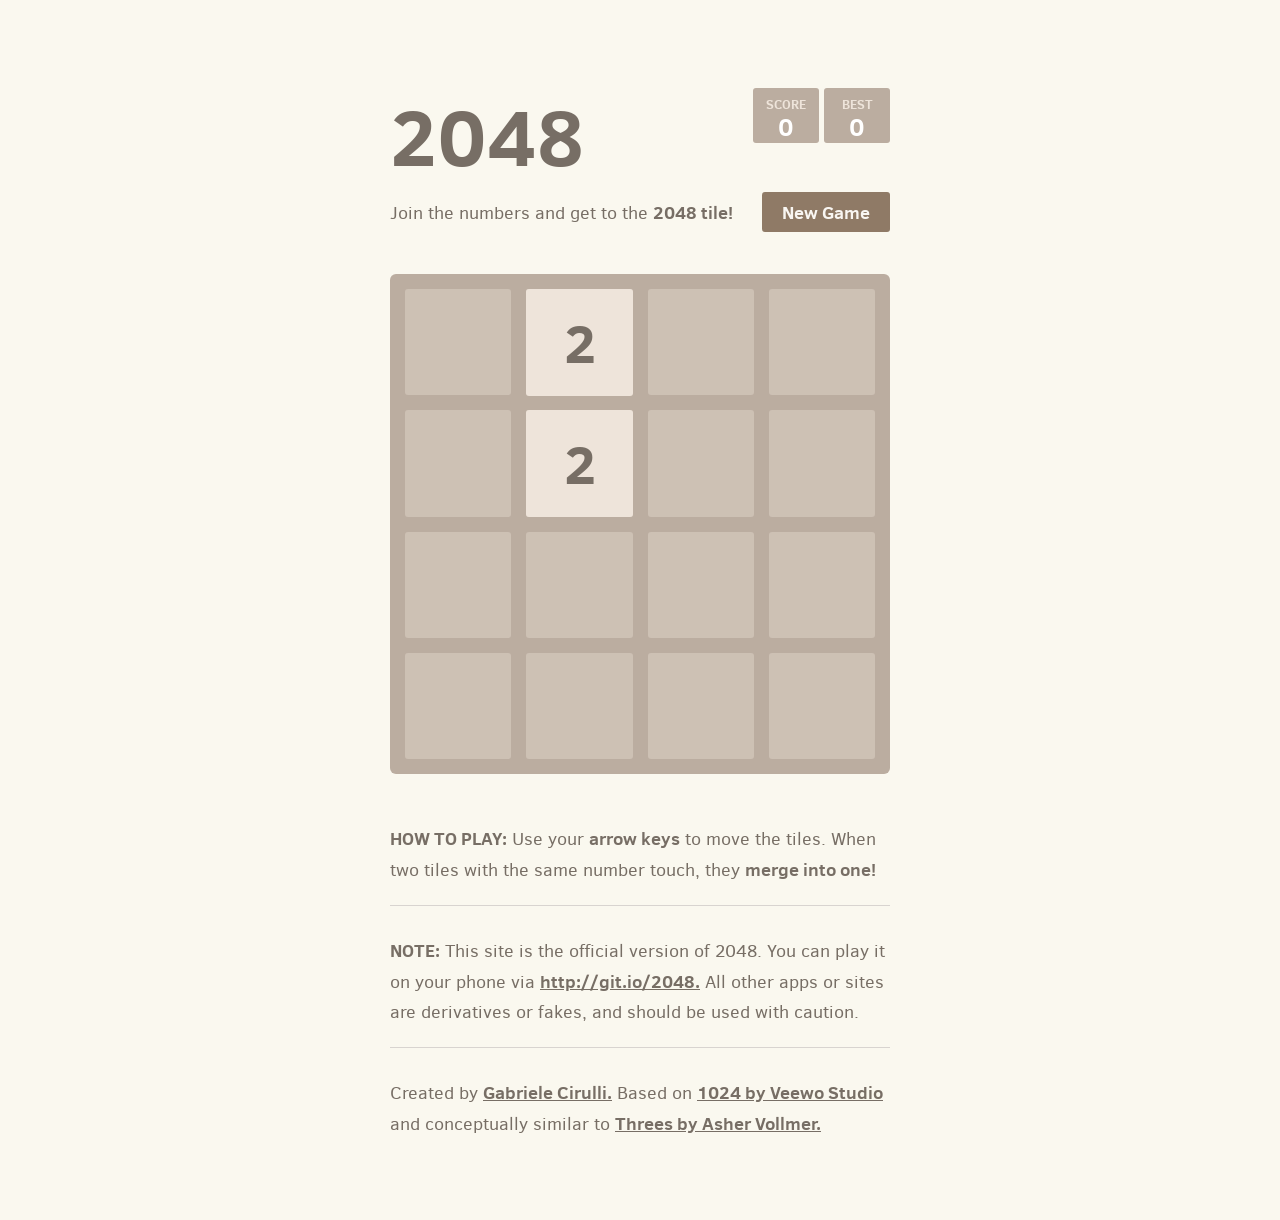
<file: proj_sem4 (2)/proj_sem4/2048/index.html>
<!DOCTYPE html>
<html>
<head>
  <meta charset="utf-8">
  <title>2048</title>

  <link href="style/main.css" rel="stylesheet" type="text/css">
  <link rel="shortcut icon" href="favicon.ico">
  <link rel="apple-touch-icon" href="meta/apple-touch-icon.png">
  <link rel="apple-touch-startup-image" href="meta/apple-touch-startup-image-640x1096.png" media="(device-width: 320px) and (device-height: 568px) and (-webkit-device-pixel-ratio: 2)"> <!-- iPhone 5+ -->
  <link rel="apple-touch-startup-image" href="meta/apple-touch-startup-image-640x920.png"  media="(device-width: 320px) and (device-height: 480px) and (-webkit-device-pixel-ratio: 2)"> <!-- iPhone, retina -->
  <meta name="apple-mobile-web-app-capable" content="yes">
  <meta name="apple-mobile-web-app-status-bar-style" content="black">

  <meta name="HandheldFriendly" content="True">
  <meta name="MobileOptimized" content="320">
  <meta name="viewport" content="width=device-width, target-densitydpi=160dpi, initial-scale=1.0, maximum-scale=1, user-scalable=no, minimal-ui">
</head>
<body>
  <div class="container">
    <div class="heading">
      <h1 class="title">2048</h1>
      <div class="scores-container">
        <div class="score-container">0</div>
        <div class="best-container">0</div>
      </div>
    </div>

    <div class="above-game">
      <p class="game-intro">Join the numbers and get to the <strong>2048 tile!</strong></p>
      <a class="restart-button">New Game</a>
    </div>

    <div class="game-container">
      <div class="game-message">
        <p></p>
        <div class="lower">
	        <a class="keep-playing-button">Keep going</a>
          <a class="retry-button">Try again</a>
        </div>
      </div>

      <div class="grid-container">
        <div class="grid-row">
          <div class="grid-cell"></div>
          <div class="grid-cell"></div>
          <div class="grid-cell"></div>
          <div class="grid-cell"></div>
        </div>
        <div class="grid-row">
          <div class="grid-cell"></div>
          <div class="grid-cell"></div>
          <div class="grid-cell"></div>
          <div class="grid-cell"></div>
        </div>
        <div class="grid-row">
          <div class="grid-cell"></div>
          <div class="grid-cell"></div>
          <div class="grid-cell"></div>
          <div class="grid-cell"></div>
        </div>
        <div class="grid-row">
          <div class="grid-cell"></div>
          <div class="grid-cell"></div>
          <div class="grid-cell"></div>
          <div class="grid-cell"></div>
        </div>
      </div>

      <div class="tile-container">

      </div>
    </div>

    <p class="game-explanation">
      <strong class="important">How to play:</strong> Use your <strong>arrow keys</strong> to move the tiles. When two tiles with the same number touch, they <strong>merge into one!</strong>
    </p>
    <hr>
    <p>
    <strong class="important">Note:</strong> This site is the official version of 2048. You can play it on your phone via <a href="http://git.io/2048">http://git.io/2048.</a> All other apps or sites are derivatives or fakes, and should be used with caution.
    </p>
    <hr>
    <p>
    Created by <a href="http://gabrielecirulli.com" target="_blank">Gabriele Cirulli.</a> Based on <a href="https://itunes.apple.com/us/app/1024!/id823499224" target="_blank">1024 by Veewo Studio</a> and conceptually similar to <a href="http://asherv.com/threes/" target="_blank">Threes by Asher Vollmer.</a>
    </p>
  </div>

  <script src="js/bind_polyfill.js"></script>
  <script src="js/classlist_polyfill.js"></script>
  <script src="js/animframe_polyfill.js"></script>
  <script src="js/keyboard_input_manager.js"></script>
  <script src="js/html_actuator.js"></script>
  <script src="js/grid.js"></script>
  <script src="js/tile.js"></script>
  <script src="js/local_storage_manager.js"></script>
  <script src="js/game_manager.js"></script>
  <script src="js/application.js"></script>
</body>
</html>
</file>
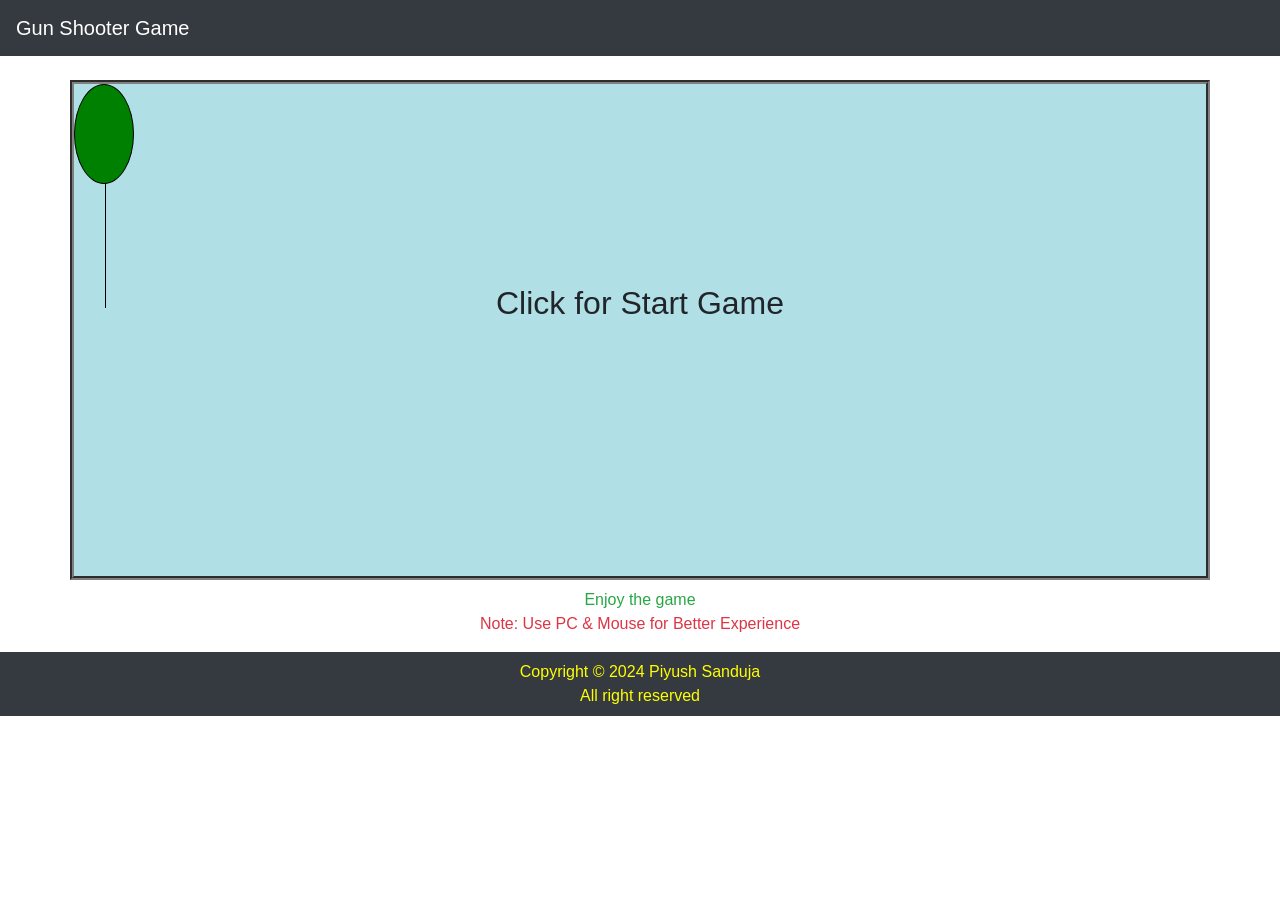
<file: proj_sem4 (2)/proj_sem4/Baloon_shoot/index.html>
<!DOCTYPE html>
<html lang="en">

<head>
    <meta charset="UTF-8">
    <meta name="viewport" content="width=device-width, initial-scale=1.0">
    <link rel="stylesheet" href="https://cdn.jsdelivr.net/npm/bootstrap@4.6.0/dist/css/bootstrap.min.css"
        integrity="sha384-B0vP5xmATw1+K9KRQjQERJvTumQW0nPEzvF6L/Z6nronJ3oUOFUFpCjEUQouq2+l" crossorigin="anonymous">
    <script src="https://code.jquery.com/jquery-3.6.0.min.js"
        integrity="sha256-/xUj+3OJU5yExlq6GSYGSHk7tPXikynS7ogEvDej/m4=" crossorigin="anonymous"></script>
    <link rel="stylesheet" href="./css/style.css" />
    <script src="js/script.js"></script>
    <title>Gun Shooter Game</title>
</head>

<body>
    <nav class="navbar navbar-dark bg-dark">
        <a class="navbar-brand" href="/Gun-Shoot-Game-using-HTML-javaScript/">Gun Shooter Game</a>
        <!-- <a class="btn btn-outline-light" href="https://github.com/chetanguptamrt/Gun-Shoot-Game-using-HTML-javaScript"
            target="_blank">Source code</a> -->
    </nav>

    <div class="container-md mt-4 mb-2">
        <div class="row">
            <div id="canvas" class="col-12 canvas">
                <div class="ballon-green ballon">
                    <div class="dhaga"></div>
                </div>
            </div>
        </div>
    </div>
    <div class="text-center">
        <p class="m-0 p-0 text-success">Enjoy the game</p>
        <p class="text-danger">Note: Use PC & Mouse for Better Experience</p>
    </div>
    <footer class="bg-dark text-center p-2">
        <p class="p-0 m-0">Copyright &copy; 2024 Piyush Sanduja<br/>All right reserved</p>
    </footer>

</body>

</html>
</file>
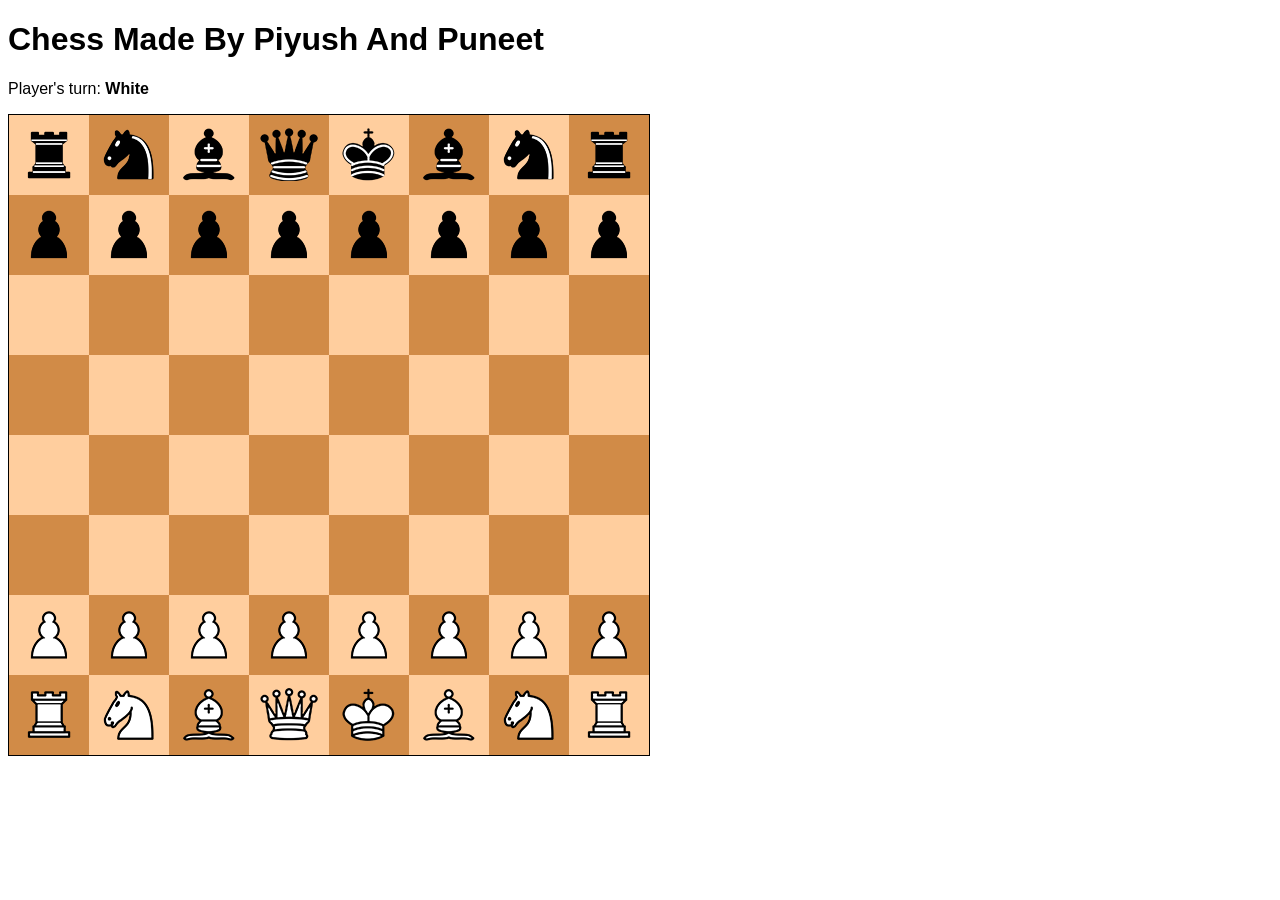
<file: proj_sem4 (2)/proj_sem4/Chess/index.html>
<!DOCTYPE html>
<html lang="en">
<head>
	<title>Chess - Thomas Fisher (100198032)</title>
	<meta charset="utf-8">
	<link rel="stylesheet" href="css/style.css">
</head>
<body onload="setup();">

<h1> Chess Made By Piyush And Puneet</h1>
<p id="turnInfo">Player's turn: <b>White</b></p>
<section id="board">
    <div class="overlay" id="promotionMessage">
        <div class="overlay-inner">
            <span class="overlay-title">Promotion!</span>
            <p class="overlay-text" id="alertText"></p>
            <ul id="promotionList" class="white">
                <li><a href="#" class="promotion-button queen" onclick="promote('queen');"></a></li>
                <li><a href="#" class="promotion-button castle" onclick="promote('castle');"></a></li>
                <li><a href="#" class="promotion-button bishop" onclick="promote('bishop');"></a></li>
                <li><a href="#" class="promotion-button knight" onclick="promote('knight');"></a></li>
            </ul>
        </div>
    </div>
	<div class="overlay" id="errorMessage">
		<div class="overlay-inner">
			<span class="overlay-title">Error!</span>
			<p class="overlay-text" id="errorText"></p>
			<a href="#" class="overlay-button" onclick="closeError();">Close</a>
		</div>
	</div>
	<div class="overlay" id="endMessage">
		<div class="overlay-inner">
			<span class="overlay-title">Game Over!</span>
			<p class="overlay-text" id="endText"></p>
			<a href="#" class="overlay-button" onclick="newGame();">New Game</a>
		</div>
	</div>
</section>

<script type="text/javascript" src="js/scripts.js"></script>

</body>
</html>
</file>
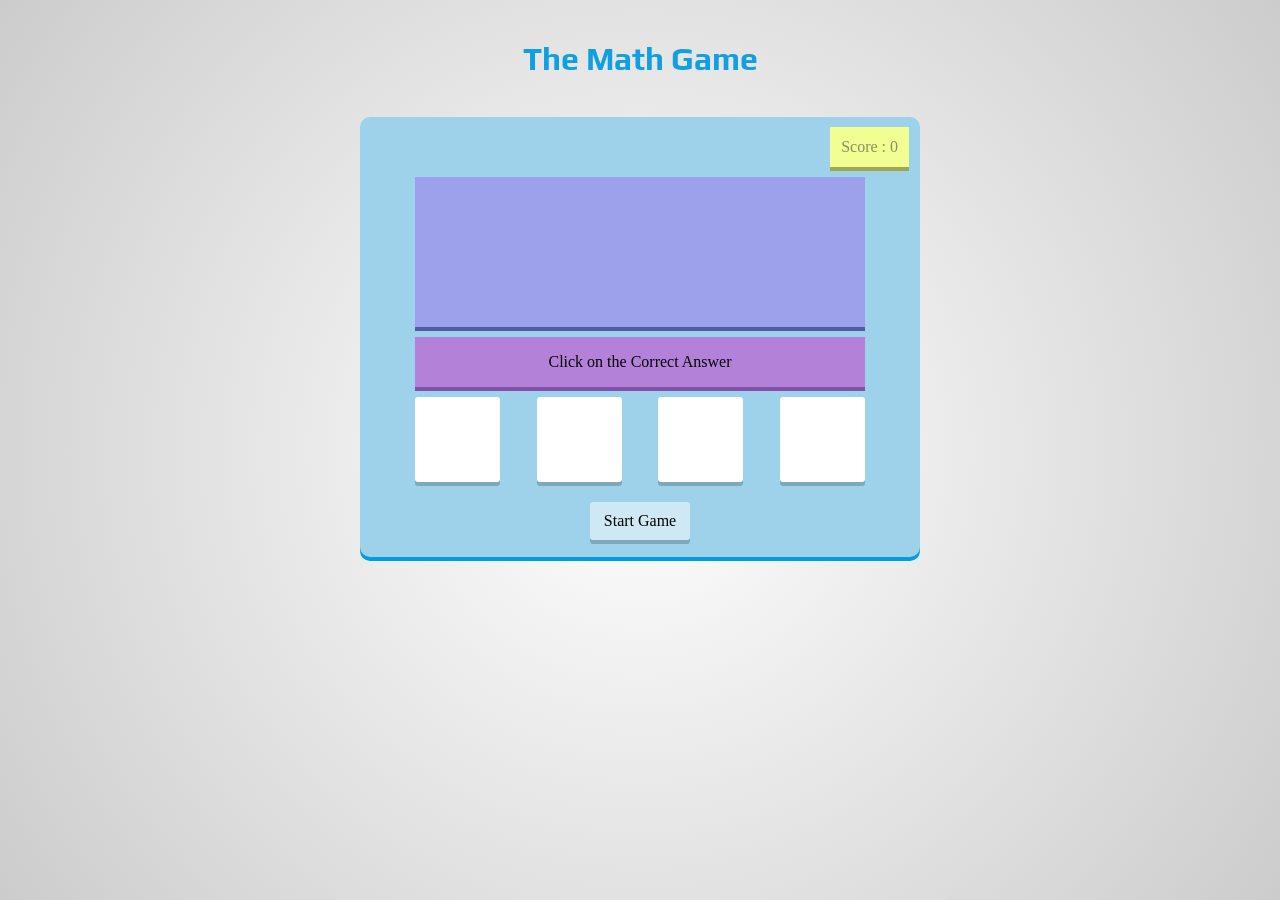
<file: proj_sem4 (2)/proj_sem4/MATH-GAME/index.html>
<!DOCTYPE html>
<html lang="en">

    <head>
        <meta charset="UTF-8">
        <title>AMEY THAKUR</title>
        <meta name="viewport" content="width=device-width, initial-scale=1, user-scalable=yes">
        <link rel="stylesheet" href="css/style.css">
    </head>

    <body>
        <h1>The Math Game</h1>
        <div id="container">
            <div id="score">
                Score : <span id="scorevalue">0</span>
            </div>
            <div id="correct">
                Correct
            </div>
            <div id="wrong">
                Try Again
            </div>
            <div id="question">

            </div>
            <div id="instruction">
                Click on the Correct Answer
            </div>
            <div id="choices">
                <div id="box1" class="box"></div>
                <div id="box2" class="box"></div>
                <div id="box3" class="box"></div>
                <div id="box4" class="box"></div>
            </div>
            <div id="startreset">
                Start Game
            </div>
            <div id="timeremaining">
                Time remaining :
                <span id="timeremainingvalue">60</span>
                sec
            </div>
            <div id="gameOver">
            </div>
        </div>

        <!-- script -->
        <script type="text/javascript" src="js/script.js"></script>
    </body>

</html>
</file>
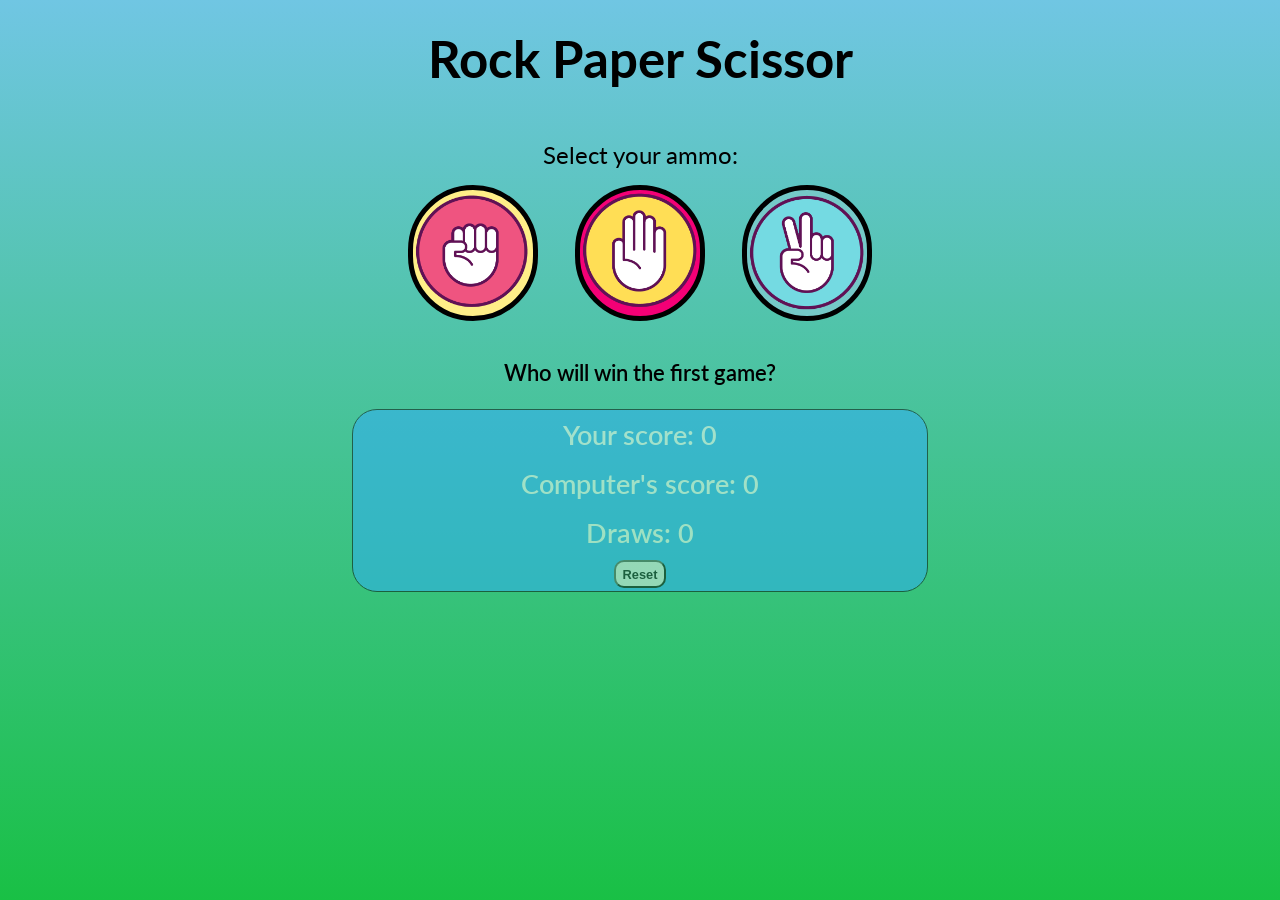
<file: proj_sem4 (2)/proj_sem4/RPS/index.html>
<!DOCTYPE html>
<html lang="en" dir="ltr">
  <head>
    <meta charset="utf-8">
    <title>Rock Paper Scissor</title>
    <link rel="stylesheet" href="style.css">
    <link rel="stylesheet" href="https://use.fontawesome.com/releases/v5.2.0/css/all.css" integrity="sha384-hWVjflwFxL6sNzntih27bfxkr27PmbbK/iSvJ+a4+0owXq79v+lsFkW54bOGbiDQ" crossorigin="anonymous">
  </head>
  <body>
    <div class="container">

      <header>
        <h1>Rock Paper Scissor</h1>
      </header>
      <div id="inside">


        <p id="instruction">Select your ammo:</p>

        <div class="choice">

          <div class="select-choice" id="rock">
            <img class="img-weapon" src="rock1.png" alt="rock">
          </div>

          <div class="select-choice" id="paper">
            <img class="img-weapon" src="paper1.png" alt="paper">
          </div>

          <div class="select-choice" id="scissors">
            <img class="img-weapon" src="scissor1.png" alt="scissors">
          </div>

        </div>


        <div class="result">
          
            <p id="message">Who will win the first game?</p>

        <div class="scores">
          <p class="total-score">Your score: <span id="user-score">0</span></p>
          <p class="total-score">Computer's score: <span id="computer-score">0</span></p>
          <p class="total-score">Draws: <span id="draws">0</span></p>

          <button id="reset-button">Reset</button>
        </div>

        </div>

    </div>

      <!-- <footer>
        <p>By Atharva Kulkarni</p>
        <p>
           <a 
          href="https://github.com/AtharvaKulkarniIT" target="_blank"><i class="fab fa-github-alt fa-2x" alt="Github icon"></i></a> -->
            <!-- </p>
      </footer>  -->

    </div>
    <script type="text/javascript" src="script.js"></script>
  </body>
</html>
</file>
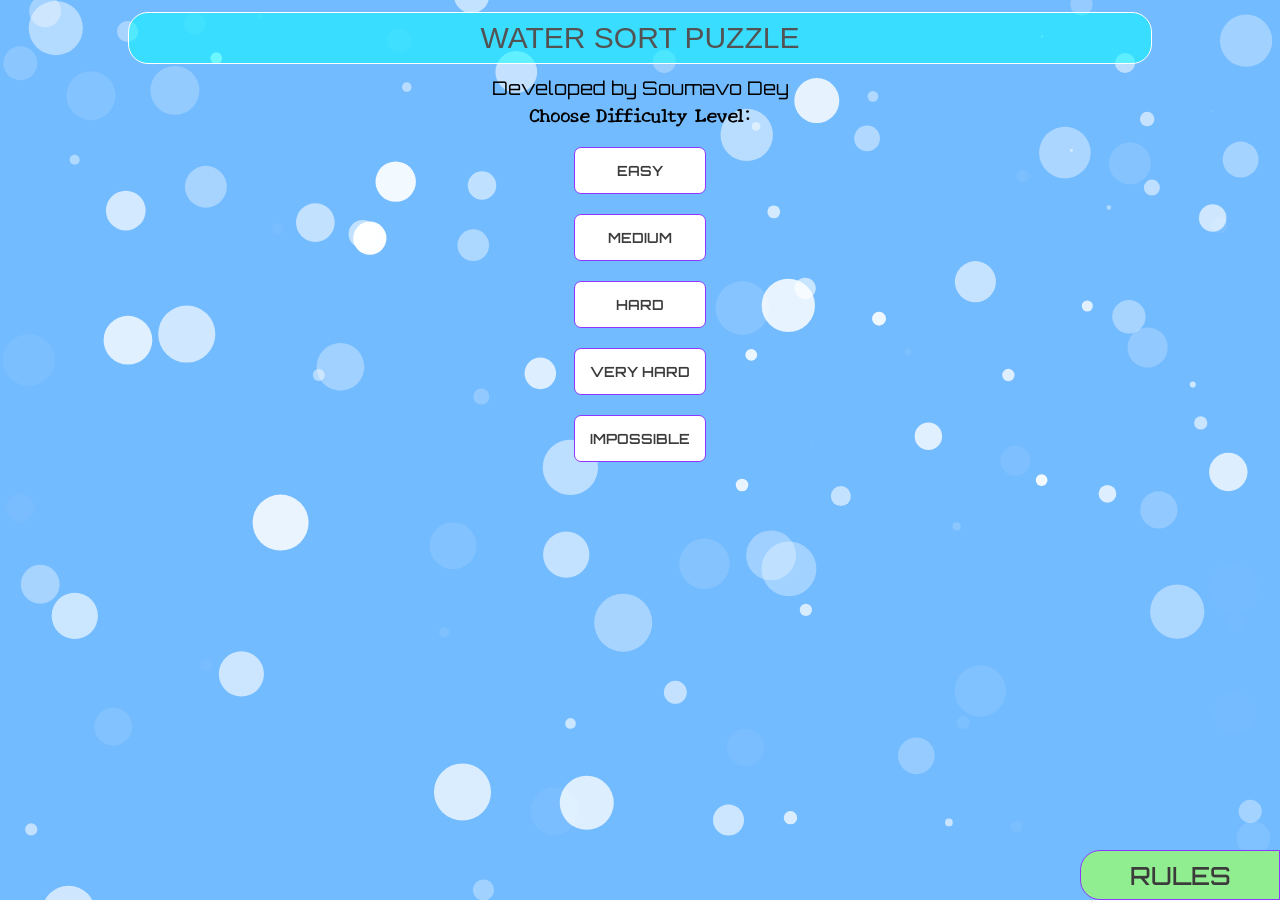
<file: proj_sem4 (2)/proj_sem4/wspuzzle/index.html>
<!DOCTYPE html>
<html lang="en">

<head>
    <meta charset="UTF-8">
    <meta http-equiv="X-UA-Compatible" content="IE=edge">
    <meta name="viewport" content="width=device-width, initial-scale=1.0">
    <title>Water Sort Puzzle</title>
    <link href="http://fonts.cdnfonts.com/css/water-splash" rel="stylesheet">
    <link rel="stylesheet" href="style.css">
    <link rel="preconnect" href="https://fonts.gstatic.com">
    <link href="https://fonts.googleapis.com/css2?family=Orbitron&display=swap" rel="stylesheet">
    <link rel="preconnect" href="https://fonts.gstatic.com">
    <link href="https://fonts.googleapis.com/css2?family=New+Tegomin&display=swap" rel="stylesheet">
</head>

<body>
    <div id="particles-js">
        <div id="game">
            <div id="menu">
                <div id="menu-heading">WATER SORT PUZZLE</div>
                <div id="cr1" class="credit">Developed by Soumavo Dey</div>
                <h3 style="font-family: 'New Tegomin', serif;">Choose Difficulty Level: </h3>
                <br>
                <button class="btn" id="easy" onclick="OpenLevel(0);">
                    <span>EASY</span>
                    <svg preserveAspectRatio="none" viewBox="0 0 132 45">
                        <g clip-path="url(#clip)" filter="url(#goo-big)">
                            <circle class="top-left" cx="49.5" cy="-0.5" r="26.5" />
                            <circle class="middle-bottom" cx="70.5" cy="40.5" r="26.5" />
                            <circle class="top-right" cx="104" cy="6.5" r="27" />
                            <circle class="right-bottom" cx="123.5" cy="36.5" r="26.5" />
                            <circle class="left-bottom" cx="16.5" cy="28" r="30" />
                        </g>
                        <defs>
                            <clipPath id="clip">
                                <rect width="132" height="45" rx="7" />
                            </clipPath>
                        </defs>
                    </svg>
                </button>
                <svg width="0" height="0">
                    <defs>
                        <filter id="goo" x="-50%" width="200%" y="-50%" height="200%"
                            color-interpolation-filters="sRGB">
                            <feGaussianBlur in="SourceGraphic" stdDeviation="3" result="blur" />
                            <feColorMatrix in="blur" mode="matrix" values="1 0 0 0 0  0 1 0 0 0  0 0 1 0 0  0 0 0 21 -7"
                                result="cm" />
                        </filter>
                        <filter id="goo-light" x="-50%" width="200%" y="-50%" height="200%"
                            color-interpolation-filters="sRGB">
                            <feGaussianBlur in="SourceGraphic" stdDeviation="1.25" result="blur" />
                            <feColorMatrix in="blur" mode="matrix" values="1 0 0 0 0  0 1 0 0 0  0 0 1 0 0  0 0 0 21 -7"
                                result="cm" />
                        </filter>
                        <filter id="goo-big" x="-50%" width="200%" y="-50%" height="200%"
                            color-interpolation-filters="sRGB">
                            <feGaussianBlur in="SourceGraphic" stdDeviation="7" result="blur" />
                            <feColorMatrix in="blur" mode="matrix" values="1 0 0 0 0  0 1 0 0 0  0 0 1 0 0  0 0 0 21 -7"
                                result="cm" />
                        </filter>
                    </defs>
                </svg>

                <button class="btn" id="medium" onclick="OpenLevel(1);">
                    <span>MEDIUM</span>
                    <svg preserveAspectRatio="none" viewBox="0 0 132 45">
                        <g clip-path="url(#clip)" filter="url(#goo-big)">
                            <circle class="top-left" cx="49.5" cy="-0.5" r="26.5" />
                            <circle class="middle-bottom" cx="70.5" cy="40.5" r="26.5" />
                            <circle class="top-right" cx="104" cy="6.5" r="27" />
                            <circle class="right-bottom" cx="123.5" cy="36.5" r="26.5" />
                            <circle class="left-bottom" cx="16.5" cy="28" r="30" />
                        </g>
                        <defs>
                            <clipPath id="clip">
                                <rect width="132" height="45" rx="7" />
                            </clipPath>
                        </defs>
                    </svg>
                </button>
                <svg width="0" height="0">
                    <defs>
                        <filter id="goo" x="-50%" width="200%" y="-50%" height="200%"
                            color-interpolation-filters="sRGB">
                            <feGaussianBlur in="SourceGraphic" stdDeviation="3" result="blur" />
                            <feColorMatrix in="blur" mode="matrix" values="1 0 0 0 0  0 1 0 0 0  0 0 1 0 0  0 0 0 21 -7"
                                result="cm" />
                        </filter>
                        <filter id="goo-light" x="-50%" width="200%" y="-50%" height="200%"
                            color-interpolation-filters="sRGB">
                            <feGaussianBlur in="SourceGraphic" stdDeviation="1.25" result="blur" />
                            <feColorMatrix in="blur" mode="matrix" values="1 0 0 0 0  0 1 0 0 0  0 0 1 0 0  0 0 0 21 -7"
                                result="cm" />
                        </filter>
                        <filter id="goo-big" x="-50%" width="200%" y="-50%" height="200%"
                            color-interpolation-filters="sRGB">
                            <feGaussianBlur in="SourceGraphic" stdDeviation="7" result="blur" />
                            <feColorMatrix in="blur" mode="matrix" values="1 0 0 0 0  0 1 0 0 0  0 0 1 0 0  0 0 0 21 -7"
                                result="cm" />
                        </filter>
                    </defs>
                </svg>

                <button class="btn" id="hard" onclick="OpenLevel(2);">
                    <span>HARD</span>
                    <svg preserveAspectRatio="none" viewBox="0 0 132 45">
                        <g clip-path="url(#clip)" filter="url(#goo-big)">
                            <circle class="top-left" cx="49.5" cy="-0.5" r="26.5" />
                            <circle class="middle-bottom" cx="70.5" cy="40.5" r="26.5" />
                            <circle class="top-right" cx="104" cy="6.5" r="27" />
                            <circle class="right-bottom" cx="123.5" cy="36.5" r="26.5" />
                            <circle class="left-bottom" cx="16.5" cy="28" r="30" />
                        </g>
                        <defs>
                            <clipPath id="clip">
                                <rect width="132" height="45" rx="7" />
                            </clipPath>
                        </defs>
                    </svg>
                </button>
                <svg width="0" height="0">
                    <defs>
                        <filter id="goo" x="-50%" width="200%" y="-50%" height="200%"
                            color-interpolation-filters="sRGB">
                            <feGaussianBlur in="SourceGraphic" stdDeviation="3" result="blur" />
                            <feColorMatrix in="blur" mode="matrix" values="1 0 0 0 0  0 1 0 0 0  0 0 1 0 0  0 0 0 21 -7"
                                result="cm" />
                        </filter>
                        <filter id="goo-light" x="-50%" width="200%" y="-50%" height="200%"
                            color-interpolation-filters="sRGB">
                            <feGaussianBlur in="SourceGraphic" stdDeviation="1.25" result="blur" />
                            <feColorMatrix in="blur" mode="matrix" values="1 0 0 0 0  0 1 0 0 0  0 0 1 0 0  0 0 0 21 -7"
                                result="cm" />
                        </filter>
                        <filter id="goo-big" x="-50%" width="200%" y="-50%" height="200%"
                            color-interpolation-filters="sRGB">
                            <feGaussianBlur in="SourceGraphic" stdDeviation="7" result="blur" />
                            <feColorMatrix in="blur" mode="matrix" values="1 0 0 0 0  0 1 0 0 0  0 0 1 0 0  0 0 0 21 -7"
                                result="cm" />
                        </filter>
                    </defs>
                </svg>

                <button class="btn" id="very-hard" onclick="OpenLevel(3)">
                    <span>VERY HARD</span>
                    <svg preserveAspectRatio="none" viewBox="0 0 132 45">
                        <g clip-path="url(#clip)" filter="url(#goo-big)">
                            <circle class="top-left" cx="49.5" cy="-0.5" r="26.5" />
                            <circle class="middle-bottom" cx="70.5" cy="40.5" r="26.5" />
                            <circle class="top-right" cx="104" cy="6.5" r="27" />
                            <circle class="right-bottom" cx="123.5" cy="36.5" r="26.5" />
                            <circle class="left-bottom" cx="16.5" cy="28" r="30" />
                        </g>
                        <defs>
                            <clipPath id="clip">
                                <rect width="132" height="45" rx="7" />
                            </clipPath>
                        </defs>
                    </svg>
                </button>
                <svg width="0" height="0">
                    <defs>
                        <filter id="goo" x="-50%" width="200%" y="-50%" height="200%"
                            color-interpolation-filters="sRGB">
                            <feGaussianBlur in="SourceGraphic" stdDeviation="3" result="blur" />
                            <feColorMatrix in="blur" mode="matrix" values="1 0 0 0 0  0 1 0 0 0  0 0 1 0 0  0 0 0 21 -7"
                                result="cm" />
                        </filter>
                        <filter id="goo-light" x="-50%" width="200%" y="-50%" height="200%"
                            color-interpolation-filters="sRGB">
                            <feGaussianBlur in="SourceGraphic" stdDeviation="1.25" result="blur" />
                            <feColorMatrix in="blur" mode="matrix" values="1 0 0 0 0  0 1 0 0 0  0 0 1 0 0  0 0 0 21 -7"
                                result="cm" />
                        </filter>
                        <filter id="goo-big" x="-50%" width="200%" y="-50%" height="200%"
                            color-interpolation-filters="sRGB">
                            <feGaussianBlur in="SourceGraphic" stdDeviation="7" result="blur" />
                            <feColorMatrix in="blur" mode="matrix" values="1 0 0 0 0  0 1 0 0 0  0 0 1 0 0  0 0 0 21 -7"
                                result="cm" />
                        </filter>
                    </defs>
                </svg>

                <button class="btn" id="impossible" onclick="OpenLevel(7);">
                    <span>IMPOSSIBLE</span>
                    <svg preserveAspectRatio="none" viewBox="0 0 132 45">
                        <g clip-path="url(#clip)" filter="url(#goo-big)">
                            <circle class="top-left" cx="49.5" cy="-0.5" r="26.5" />
                            <circle class="middle-bottom" cx="70.5" cy="40.5" r="26.5" />
                            <circle class="top-right" cx="104" cy="6.5" r="27" />
                            <circle class="right-bottom" cx="123.5" cy="36.5" r="26.5" />
                            <circle class="left-bottom" cx="16.5" cy="28" r="30" />
                        </g>
                        <defs>
                            <clipPath id="clip">
                                <rect width="132" height="45" rx="7" />
                            </clipPath>
                        </defs>
                    </svg>
                </button>
                <svg width="0" height="0">
                    <defs>
                        <filter id="goo" x="-50%" width="200%" y="-50%" height="200%"
                            color-interpolation-filters="sRGB">
                            <feGaussianBlur in="SourceGraphic" stdDeviation="3" result="blur" />
                            <feColorMatrix in="blur" mode="matrix" values="1 0 0 0 0  0 1 0 0 0  0 0 1 0 0  0 0 0 21 -7"
                                result="cm" />
                        </filter>
                        <filter id="goo-light" x="-50%" width="200%" y="-50%" height="200%"
                            color-interpolation-filters="sRGB">
                            <feGaussianBlur in="SourceGraphic" stdDeviation="1.25" result="blur" />
                            <feColorMatrix in="blur" mode="matrix" values="1 0 0 0 0  0 1 0 0 0  0 0 1 0 0  0 0 0 21 -7"
                                result="cm" />
                        </filter>
                        <filter id="goo-big" x="-50%" width="200%" y="-50%" height="200%"
                            color-interpolation-filters="sRGB">
                            <feGaussianBlur in="SourceGraphic" stdDeviation="7" result="blur" />
                            <feColorMatrix in="blur" mode="matrix" values="1 0 0 0 0  0 1 0 0 0  0 0 1 0 0  0 0 0 21 -7"
                                result="cm" />
                        </filter>
                    </defs>
                </svg>

                <button class="btn" id="rules-btn" onclick="ShowRules();">
                    <span>RULES</span>
                    <svg preserveAspectRatio="none" viewBox="0 0 132 45">
                        <g clip-path="url(#clip)" filter="url(#goo-big)">
                            <circle class="top-left" cx="49.5" cy="-0.5" r="26.5" />
                            <circle class="middle-bottom" cx="70.5" cy="40.5" r="26.5" />
                            <circle class="top-right" cx="104" cy="6.5" r="27" />
                            <circle class="right-bottom" cx="123.5" cy="36.5" r="26.5" />
                            <circle class="left-bottom" cx="16.5" cy="28" r="30" />
                        </g>
                        <defs>
                            <clipPath id="clip">
                                <rect width="132" height="45" rx="7" />
                            </clipPath>
                        </defs>
                    </svg>
                </button>
                <svg width="0" height="0">
                    <defs>
                        <filter id="goo" x="-50%" width="200%" y="-50%" height="200%"
                            color-interpolation-filters="sRGB">
                            <feGaussianBlur in="SourceGraphic" stdDeviation="3" result="blur" />
                            <feColorMatrix in="blur" mode="matrix" values="1 0 0 0 0  0 1 0 0 0  0 0 1 0 0  0 0 0 21 -7"
                                result="cm" />
                        </filter>
                        <filter id="goo-light" x="-50%" width="200%" y="-50%" height="200%"
                            color-interpolation-filters="sRGB">
                            <feGaussianBlur in="SourceGraphic" stdDeviation="1.25" result="blur" />
                            <feColorMatrix in="blur" mode="matrix" values="1 0 0 0 0  0 1 0 0 0  0 0 1 0 0  0 0 0 21 -7"
                                result="cm" />
                        </filter>
                        <filter id="goo-big" x="-50%" width="200%" y="-50%" height="200%"
                            color-interpolation-filters="sRGB">
                            <feGaussianBlur in="SourceGraphic" stdDeviation="7" result="blur" />
                            <feColorMatrix in="blur" mode="matrix" values="1 0 0 0 0  0 1 0 0 0  0 0 1 0 0  0 0 0 21 -7"
                                result="cm" />
                        </filter>
                    </defs>
                </svg>
            </div>
            <div id="level"></div>
            <div id="rules-page">
                <div id="rules">
                    <div id="rules-heading">RULES</div>
                    <div id="rules-text">There will be some glasses (or test tubes), your task is to
                        put
                        the
                        liquids with same color together! You can transfer different colored water from one glass to
                        another
                        only if the other glass is empty or its top most layer of water is of the same color as that
                        of
                        the one
                        from which water is to be taken. The glass you have selected will be highlighted to prevent
                        confusion.
                        Restart button will take you back to the beginning of the level, also every time you open
                        the
                        same level
                        the water will be shuffled.
                    </div>
                    <button class="btn" id="back" onclick="HideRules();">
                        <span>BACK</span>
                        <svg preserveAspectRatio="none" viewBox="0 0 132 45">
                            <g clip-path="url(#clip)" filter="url(#goo-big)">
                                <circle class="top-left" cx="49.5" cy="-0.5" r="26.5" />
                                <circle class="middle-bottom" cx="70.5" cy="40.5" r="26.5" />
                                <circle class="top-right" cx="104" cy="6.5" r="27" />
                                <circle class="right-bottom" cx="123.5" cy="36.5" r="26.5" />
                                <circle class="left-bottom" cx="16.5" cy="28" r="30" />
                            </g>
                            <defs>
                                <clipPath id="clip">
                                    <rect width="132" height="45" rx="7" />
                                </clipPath>
                            </defs>
                        </svg>
                    </button>
                    <svg width="0" height="0">
                        <defs>
                            <filter id="goo" x="-50%" width="200%" y="-50%" height="200%"
                                color-interpolation-filters="sRGB">
                                <feGaussianBlur in="SourceGraphic" stdDeviation="3" result="blur" />
                                <feColorMatrix in="blur" mode="matrix"
                                    values="1 0 0 0 0  0 1 0 0 0  0 0 1 0 0  0 0 0 21 -7" result="cm" />
                            </filter>
                            <filter id="goo-light" x="-50%" width="200%" y="-50%" height="200%"
                                color-interpolation-filters="sRGB">
                                <feGaussianBlur in="SourceGraphic" stdDeviation="1.25" result="blur" />
                                <feColorMatrix in="blur" mode="matrix"
                                    values="1 0 0 0 0  0 1 0 0 0  0 0 1 0 0  0 0 0 21 -7" result="cm" />
                            </filter>
                            <filter id="goo-big" x="-50%" width="200%" y="-50%" height="200%"
                                color-interpolation-filters="sRGB">
                                <feGaussianBlur in="SourceGraphic" stdDeviation="7" result="blur" />
                                <feColorMatrix in="blur" mode="matrix"
                                    values="1 0 0 0 0  0 1 0 0 0  0 0 1 0 0  0 0 0 21 -7" result="cm" />
                            </filter>
                        </defs>
                    </svg>
                </div>
            </div>
            <div id="cr2" class="credit">Developed by Soumavo Dey</div>
        </div>
    </div>
    <script src="js/game.js"></script>
    <script src="js/particles.min.js">
    </script>
    <script src="js/app.js">
    </script>

</body>

</html>
</file>
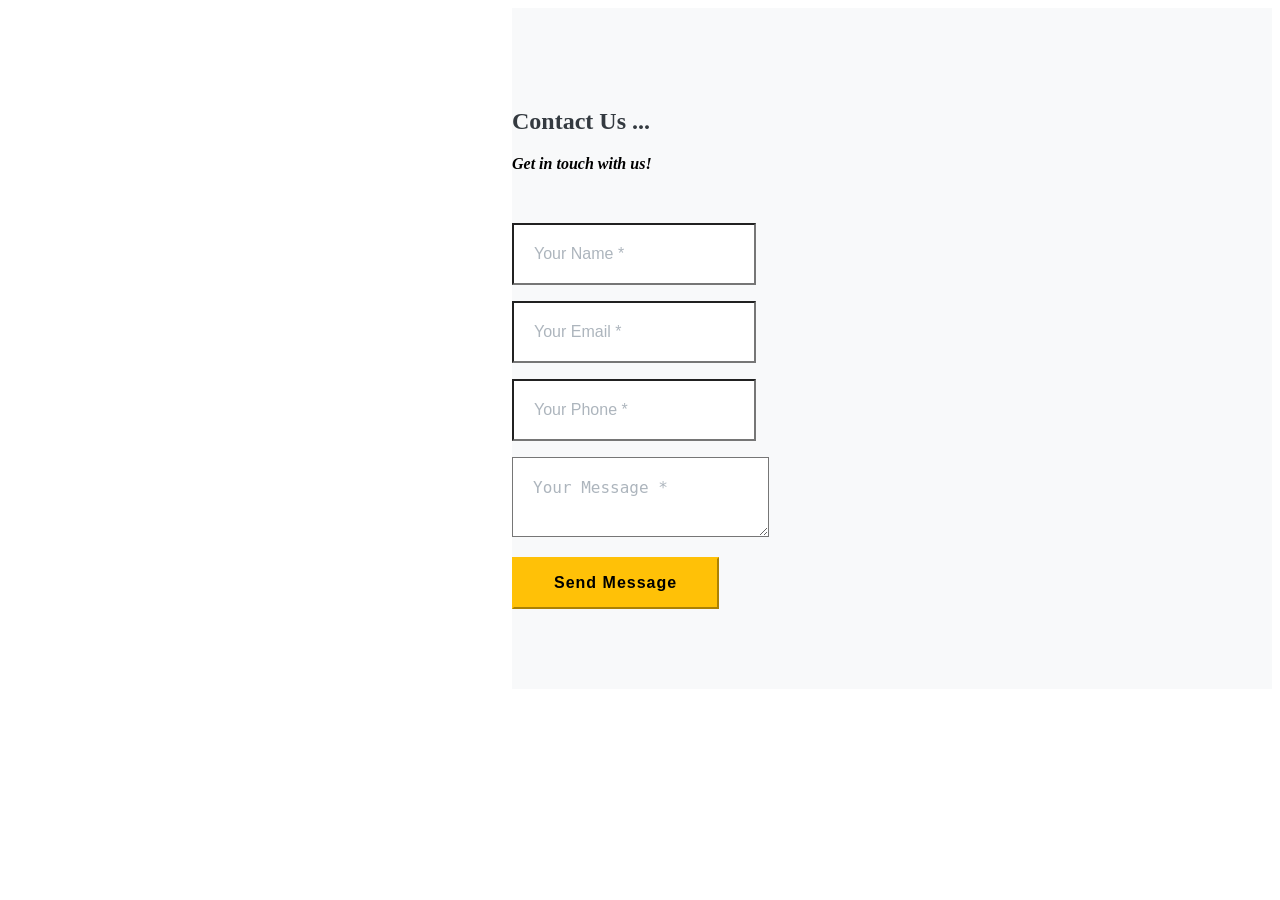
<file: contactUs.html>
<!DOCTYPE html>
<html lang="en">

<head>
    <meta charset="UTF-8">
    <meta name="viewport" content="width=device-width, initial-scale=1.0">
    <title>Contact Us</title>
    <style>
        /* CSS Styles */
        .main_main{
            margin-left: 40%;
        }
        .contact-section {
            background-color: #f8f9fa;
            padding: 80px 0;
        }

        .contact-section .section-heading {
            color: #343a40;
        }

        .contact-section .section-subheading {
            font-size: 16px;
            font-style: italic;
            margin-bottom: 50px;
        }

        .contact-section input[type="text"],
        .contact-section input[type="email"],
        .contact-section input[type="tel"],
        .contact-section textarea {
            font-size: 16px;
            padding: 20px;
            border-radius: 0;
        }

        .contact-section input[type="text"]:focus,
        .contact-section input[type="email"]:focus,
        .contact-section input[type="tel"]:focus,
        .contact-section textarea:focus {
            border-color: #ffc107;
            outline: 0;
            box-shadow: none;
        }

        .contact-section input[type="text"]::placeholder,
        .contact-section input[type="email"]::placeholder,
        .contact-section input[type="tel"]::placeholder,
        .contact-section textarea::placeholder {
            color: #adb5bd;
        }

        .contact-section .btn-primary {
            background-color: #ffc107;
            border-color: #ffc107;
            font-size: 16px;
            font-weight: bold;
            padding: 15px 40px;
            letter-spacing: 1px;
            transition: all 0.3s;
        }

        .contact-section .btn-primary:hover {
            background-color: #ffca2c;
            border-color: #ffca2c;
        }

        .contact-section .help-block {
            color: #dc3545;
        }

        .contact-section #success {
            color: #28a745;
        }
    </style>
</head>

<body class="main_main">

    <section id="contact" class="contact-section">
        <div class="container">
            <div class="row">
                <div class="col-lg-12 text-center">
                    <h2 class="section-heading text-uppercase">Contact Us ...</h2>
                    <h3 class="section-subheading text-muted">Get in touch with us!</h3>
                </div>
            </div>
            <div class="row">
                <div class="col-lg-12">
                    <form id="contactForm" name="sentMessage" novalidate="novalidate">
                        <div class="row">
                            <div class="col-md-6">
                                <div class="form-group">
                                    <input class="form-control" id="name" type="text" placeholder="Your Name *"
                                        required="required"
                                        data-validation-required-message="Please enter your name.">
                                    <p class="help-block text-danger"></p>
                                </div>
                                <div class="form-group">
                                    <input class="form-control" id="email" type="email" placeholder="Your Email *"
                                        required="required"
                                        data-validation-required-message="Please enter your email address.">
                                    <p class="help-block text-danger"></p>
                                </div>
                                <div class="form-group">
                                    <input class="form-control" id="phone" type="tel" placeholder="Your Phone *"
                                        required="required"
                                        data-validation-required-message="Please enter your phone number.">
                                    <p class="help-block text-danger"></p>
                                </div>
                            </div>
                            <div class="col-md-6">
                                <div class="form-group">
                                    <textarea class="form-control" id="message" placeholder="Your Message *"
                                        required="required"
                                        data-validation-required-message="Please enter a message."></textarea>
                                    <p class="help-block text-danger"></p>
                                </div>
                            </div>
                            <div class="clearfix"></div>
                            <div class="col-lg-12 text-center">
                                <div id="success"></div>
                                <button id="sendMessageButton"
                                    class="btn btn-primary btn-xl text-uppercase" type="submit">Send
                                    Message</button>
                            </div>
                        </div>
                    </form>
                </div>
            </div>
        </div>
    </section>

</body>

</html>
</file>
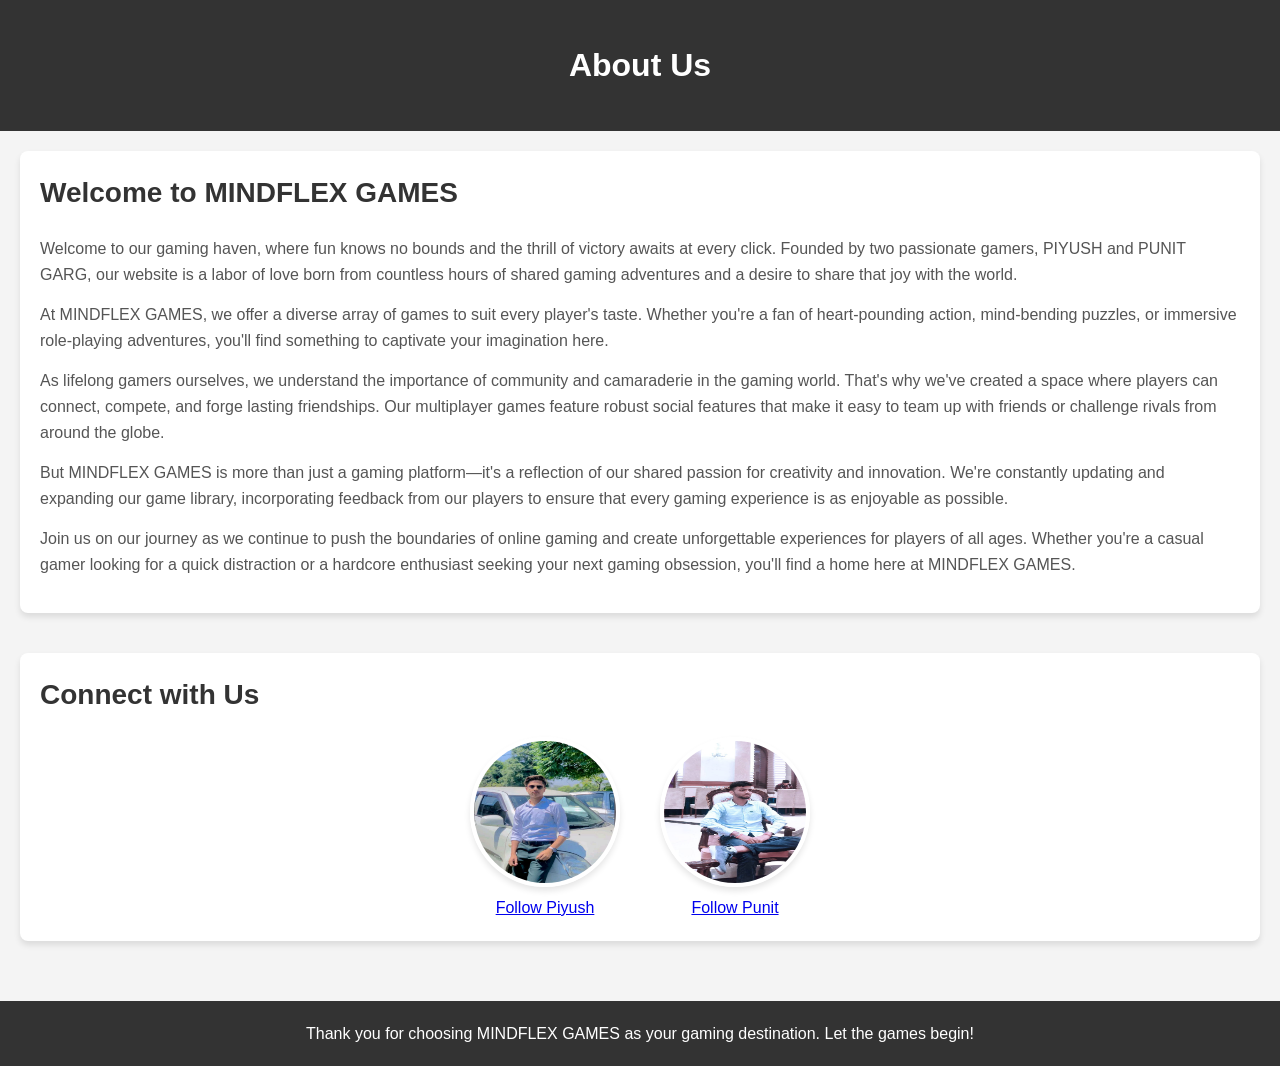
<file: proj_sem4 (2)/proj_sem4/aboutus.html>
<!DOCTYPE html>
<html lang="en">
<head>
    <meta charset="UTF-8">
    <meta name="viewport" content="width=device-width, initial-scale=1.0">
    <title>About Us - MINDFLEX GAMES</title>
    <style>
        /* Reset CSS */
        * {
            box-sizing: border-box;
            margin: 0;
            padding: 0;
        }

        body {
            font-family: Arial, sans-serif;
            line-height: 1.6;
            background-color: #f4f4f4;
        }

        header {
            background-color: #333;
            color: #fff;
            text-align: center;
            padding: 40px 0;
        }

        main {
            padding: 20px;
        }

        .about-section, .connect-section {
            margin-bottom: 40px;
            padding: 20px;
            background-color: #fff;
            border-radius: 8px;
            box-shadow: 0 4px 6px rgba(0, 0, 0, 0.1);
        }

        .about-section h2, .connect-section h2 {
            color: #333;
            font-size: 28px;
            margin-bottom: 20px;
        }

        .about-section p {
            color: #555;
            font-size: 16px;
            margin-bottom: 15px;
        }

        .social-media {
            display: flex;
            justify-content: center;
            margin-top: 20px;
        }

        .profile {
            margin: 0 20px;
            text-align: center;
        }

        .profile img {
            width: 150px;
            height: 150px;
            border-radius: 50%;
            border: 4px solid #fff;
            box-shadow: 0 4px 6px rgba(0, 0, 0, 0.1);
            transition: transform 0.3s ease-in-out;
        }

        .profile img:hover {
            transform: scale(1.1);
        }

        footer {
            background-color: #333;
            color: #fff;
            text-align: center;
            padding: 20px 0;
        }

        footer p {
            font-size: 16px;
        }
    </style>
</head>
<body>

<header>
    <h1>About Us</h1>
</header>

<main>
    <section class="about-section">
        <h2>Welcome to MINDFLEX GAMES</h2>
        <p>Welcome to our gaming haven, where fun knows no bounds and the thrill of victory awaits at every click. Founded by two passionate gamers, PIYUSH and PUNIT GARG, our website is a labor of love born from countless hours of shared gaming adventures and a desire to share that joy with the world.</p>
        <p>At MINDFLEX GAMES, we offer a diverse array of games to suit every player's taste. Whether you're a fan of heart-pounding action, mind-bending puzzles, or immersive role-playing adventures, you'll find something to captivate your imagination here.</p>
        <p>As lifelong gamers ourselves, we understand the importance of community and camaraderie in the gaming world. That's why we've created a space where players can connect, compete, and forge lasting friendships. Our multiplayer games feature robust social features that make it easy to team up with friends or challenge rivals from around the globe.</p>
        <p>But MINDFLEX GAMES is more than just a gaming platform—it's a reflection of our shared passion for creativity and innovation. We're constantly updating and expanding our game library, incorporating feedback from our players to ensure that every gaming experience is as enjoyable as possible.</p>
        <p>Join us on our journey as we continue to push the boundaries of online gaming and create unforgettable experiences for players of all ages. Whether you're a casual gamer looking for a quick distraction or a hardcore enthusiast seeking your next gaming obsession, you'll find a home here at MINDFLEX GAMES.</p>
    </section>

    <section class="connect-section">
        <h2>Connect with Us</h2>
        <div class="social-media">
            <div class="profile">
                <img src="images/pys2.jpg" alt="Piyush Sanduja">
                <p><a href="https://www.instagram.com/piyush_sanduja7/" target="_blank">Follow Piyush</a></p>
            </div>
            <div class="profile">
                <img src="images/punit.jpg" alt="PUNIT GARG">
                <p><a href="https://www.instagram.com/punitgarg217/" target="_blank">Follow Punit</a></p>
            </div>
        </div>
    </section>
</main>

<footer>
    <p>Thank you for choosing MINDFLEX GAMES as your gaming destination. Let the games begin!</p>
</footer>

</body>
</html>
</file>
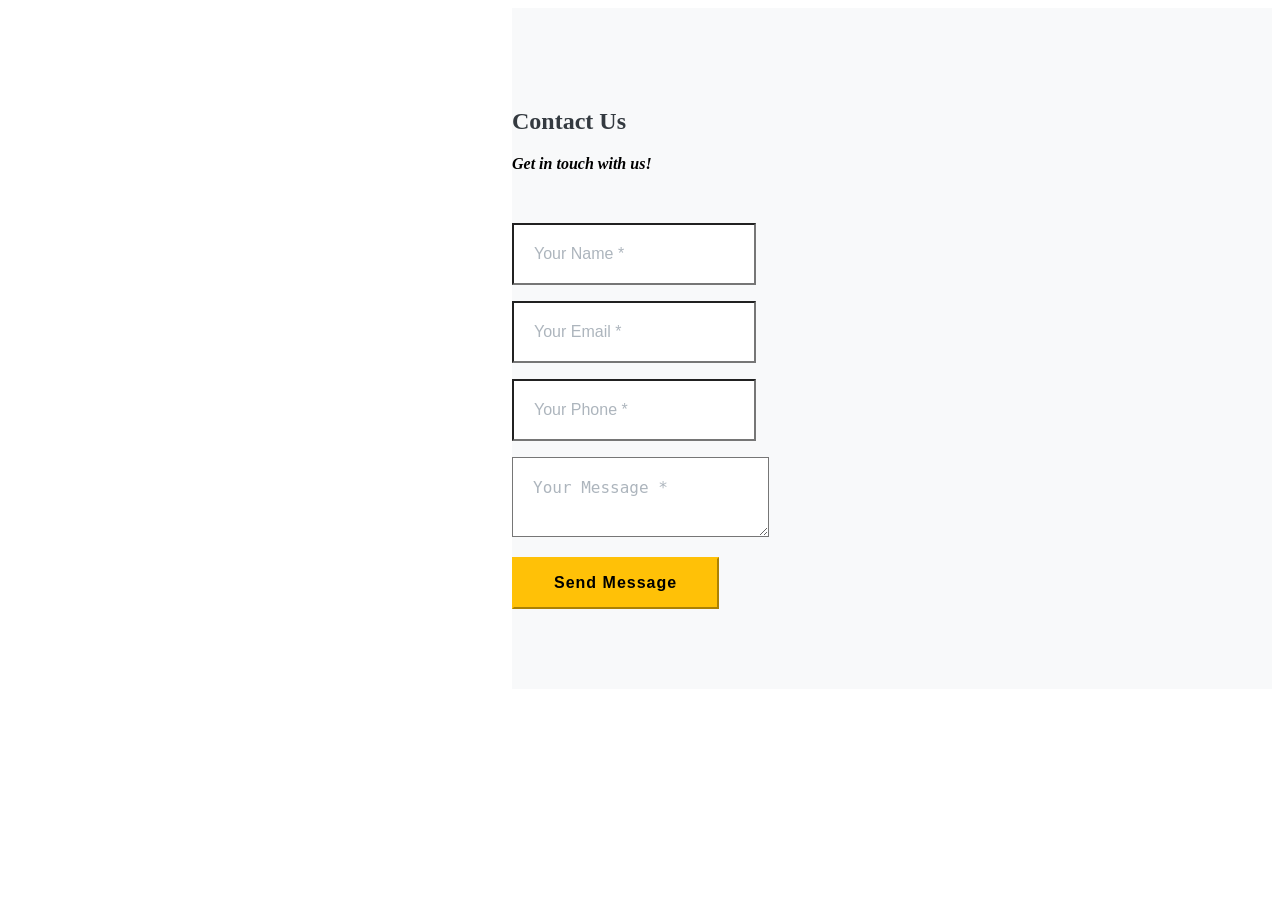
<file: proj_sem4 (2)/proj_sem4/contactUs.html>
<!DOCTYPE html>
<html lang="en">

<head>
    <meta charset="UTF-8">
    <meta name="viewport" content="width=device-width, initial-scale=1.0">
    <title>Contact Us</title>
    <style>
        /* CSS Styles */
        .main_main{
            margin-left: 40%;
        }
        .contact-section {
            background-color: #f8f9fa;
            padding: 80px 0;
        }

        .contact-section .section-heading {
            color: #343a40;
        }

        .contact-section .section-subheading {
            font-size: 16px;
            font-style: italic;
            margin-bottom: 50px;
        }

        .contact-section input[type="text"],
        .contact-section input[type="email"],
        .contact-section input[type="tel"],
        .contact-section textarea {
            font-size: 16px;
            padding: 20px;
            border-radius: 0;
        }

        .contact-section input[type="text"]:focus,
        .contact-section input[type="email"]:focus,
        .contact-section input[type="tel"]:focus,
        .contact-section textarea:focus {
            border-color: #ffc107;
            outline: 0;
            box-shadow: none;
        }

        .contact-section input[type="text"]::placeholder,
        .contact-section input[type="email"]::placeholder,
        .contact-section input[type="tel"]::placeholder,
        .contact-section textarea::placeholder {
            color: #adb5bd;
        }

        .contact-section .btn-primary {
            background-color: #ffc107;
            border-color: #ffc107;
            font-size: 16px;
            font-weight: bold;
            padding: 15px 40px;
            letter-spacing: 1px;
            transition: all 0.3s;
        }

        .contact-section .btn-primary:hover {
            background-color: #ffca2c;
            border-color: #ffca2c;
        }

        .contact-section .help-block {
            color: #dc3545;
        }

        .contact-section #success {
            color: #28a745;
        }
    </style>
</head>

<body class="main_main">

    <section id="contact" class="contact-section">
        <div class="container">
            <div class="row">
                <div class="col-lg-12 text-center">
                    <h2 class="section-heading text-uppercase">Contact Us</h2>
                    <h3 class="section-subheading text-muted">Get in touch with us!</h3>
                </div>
            </div>
            <div class="row">
                <div class="col-lg-12">
                    <form id="contactForm" name="sentMessage" novalidate="novalidate">
                        <div class="row">
                            <div class="col-md-6">
                                <div class="form-group">
                                    <input class="form-control" id="name" type="text" placeholder="Your Name *"
                                        required="required"
                                        data-validation-required-message="Please enter your name.">
                                    <p class="help-block text-danger"></p>
                                </div>
                                <div class="form-group">
                                    <input class="form-control" id="email" type="email" placeholder="Your Email *"
                                        required="required"
                                        data-validation-required-message="Please enter your email address.">
                                    <p class="help-block text-danger"></p>
                                </div>
                                <div class="form-group">
                                    <input class="form-control" id="phone" type="tel" placeholder="Your Phone *"
                                        required="required"
                                        data-validation-required-message="Please enter your phone number.">
                                    <p class="help-block text-danger"></p>
                                </div>
                            </div>
                            <div class="col-md-6">
                                <div class="form-group">
                                    <textarea class="form-control" id="message" placeholder="Your Message *"
                                        required="required"
                                        data-validation-required-message="Please enter a message."></textarea>
                                    <p class="help-block text-danger"></p>
                                </div>
                            </div>
                            <div class="clearfix"></div>
                            <div class="col-lg-12 text-center">
                                <div id="success"></div>
                                <button id="sendMessageButton"
                                    class="btn btn-primary btn-xl text-uppercase" type="submit">Send
                                    Message</button>
                            </div>
                        </div>
                    </form>
                </div>
            </div>
        </div>
    </section>

</body>

</html>
</file>
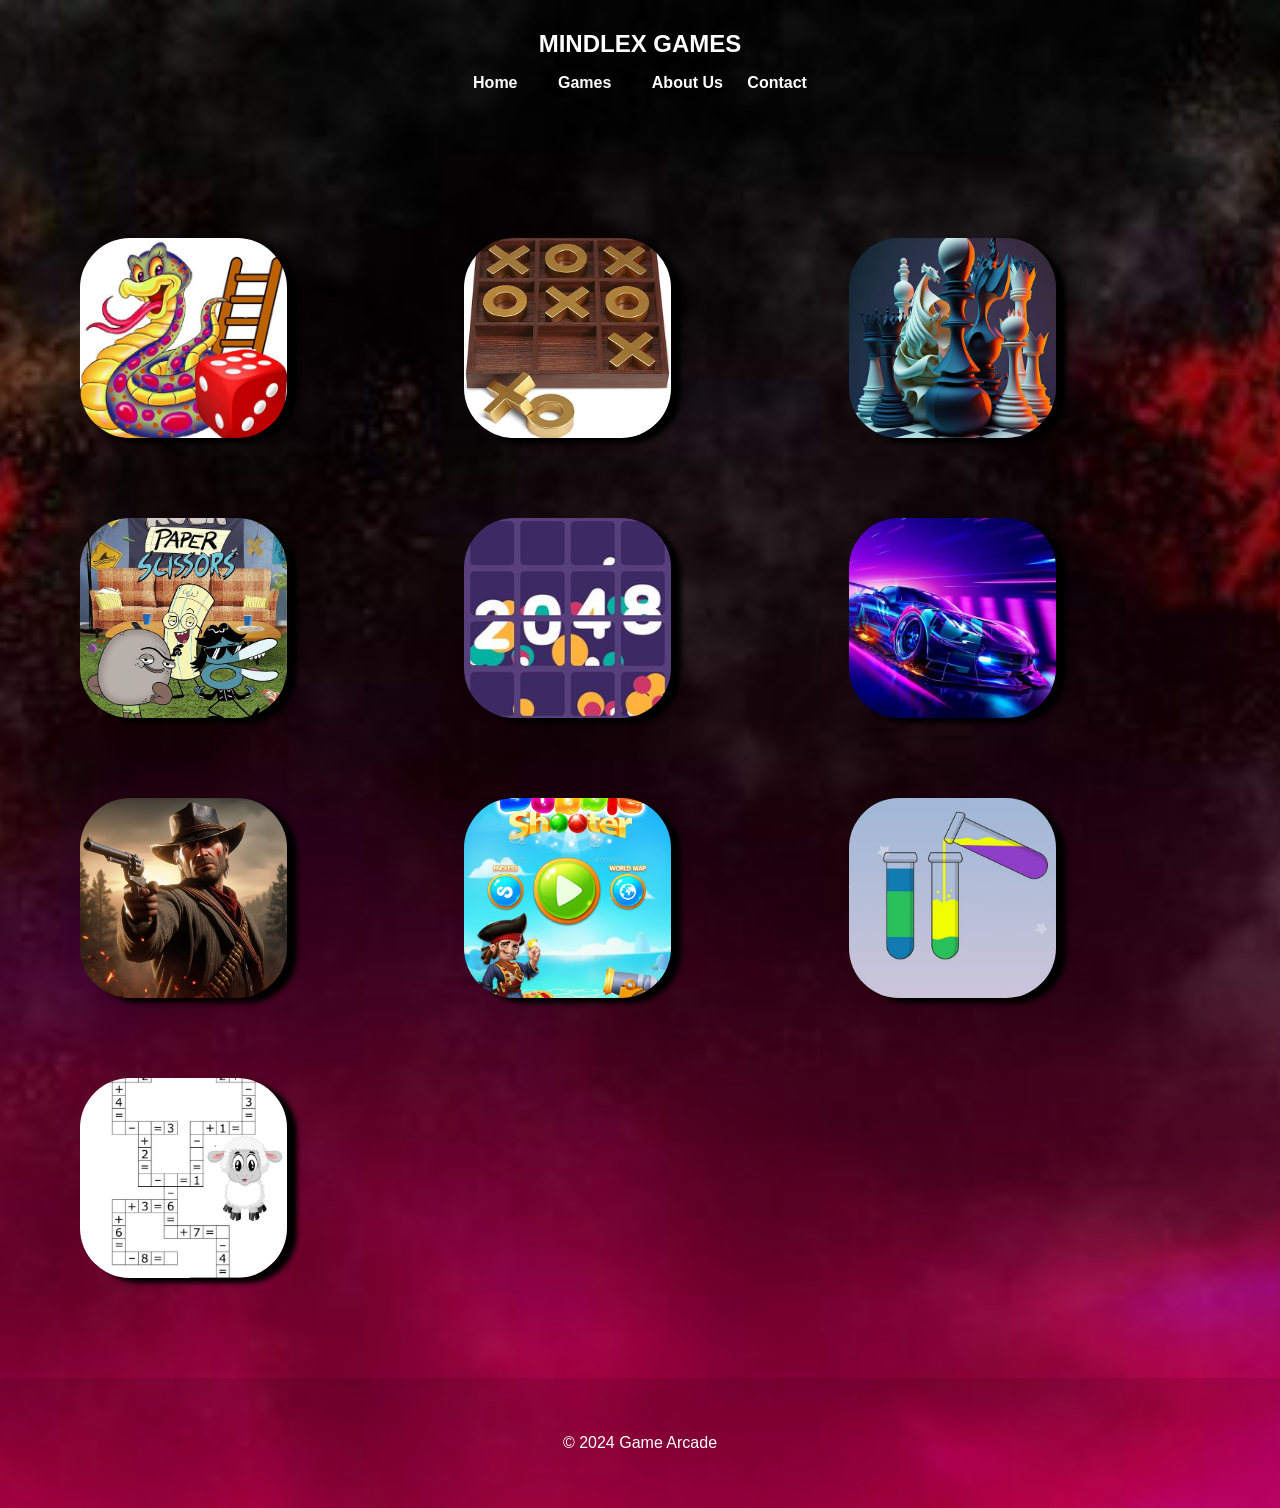
<file: proj_sem4 (2)/proj_sem4/index1.html>
<!DOCTYPE html>
<html lang="en">
<head>
    <meta charset="UTF-8">
    <meta name="viewport" content="width=device-width, initial-scale=1.0">
    <title>Game Arcade</title>
    <link rel="stylesheet" href="styles.css">
    <link rel="stylesheet" href="style2.css">
</head>
<body>
    <!-- Navbar -->
    <nav class="navbar">
        <div class="container">
            <h1>MINDLEX GAMES</h1>
            <ul class="navbar-menu">
                <li><a href="http://127.0.0.1:5501/index1.html">Home</a></li>
                <li class="dropdown">
                    <a href="#" class="dropbtn">Games</a>
                    <div class="dropdown-content">
                        <a href="#snl">Snake & Ladders</a>
                        <a href="#tic-tac-toe">Tic Tac Toe</a>
                        <a href="#chess">Chess</a>
                        <a href="#rps">Rock Paper Scissors</a>
                        <a href="#2048">2048</a>
                        <a href="#racepod">RacePod</a>
                        <a href="#balloon-shoot">Shoot Baloon</a>
                        <a href="#bubble-shooter">Bubble Shooter</a>
                        <a href="#water-sort">Water Sort</a>
                        <a href="#math-puzzle">Math Puzzle</a>
                    </div>
                </li>
                <li><a href="aboutus.html">About Us</a></li>
                <li><a href="contactUs.html">Contact</a></li>
            </ul>
        </div>
    </nav>
    
    <!-- Main Content -->
    <div class="main-content">
        <div class="container">

            <div class="game-card" onclick="redirectToGame('snk/index1.html')" data-url="snk/index
            1.html" id="snl">
                <img src="images/snl.jpg" alt="Game 1" class="snl-game" >
                <div class="game-details">
                    <p class="game-name">SNAKE & LADDERS</p>
                  <a href="snk/index1.html">  <button class="play-button">Play</button></a>
                </div>
            </div>

          
            <div class="game-card" onclick="redirectToGame('TIC-TAC-TOE/index.html')" data-url="TIC-TAC-TOE/index.html">
                <img src="images/tic-tak-toe.jpg" alt="Game 2" id="tic-tac-toe">
                <div class="game-details">
                    <p class="game-name">TIC TAC TOE</p>
                   <a href="TIC-TAC-TOE/index.html"> <button class="play-button">Play</button></a>
                </div>
            </div>

            <!-- Add more game cards as needed -->
            <div class="game-card" onclick="redirectToGame('Chess/index.html')" data-url="Chess/index.html">
                <img src="images/chess.jpg" alt="Game 2" id="chess">
                <div class="game-details">
                    <p class="game-name">CHESS</p>
                  <a href="Chess/index.html">  <button class="play-button">Play</button></a>
                </div>
            </div>
            <div class="game-card" onclick="redirectToGame('RPS/index.html')" data-url="RPS/index.html" id="rps">
                <img src="images/rock.jpg" alt="Game 2">
                <div class="game-details">
                    <p class="game-name">ROCK PAPER SCISSORS</p>
                <a href="RPS/index.html">    <button class="play-button">Play</button></a>
                </div>
            </div>
            <!-- ///////////////////////////////////// -->
            <div class="game-card" onclick="redirectToGame('2048/index.html')" data-url="2048/index.html" id="2048">
                <img src="images/2048.jpg" alt="Game 2">
                <div class="game-details">
                    <p class="game-name">2048</p>
                  <a href="2048/index.html">  <button class="play-button">Play</button></a>
                </div>
            </div>
            <div class="game-card" onclick="redirectToGame('race/mainindex.html')" data-url="race/mainindex.html" id="racepod">
                <img src="images/race_car.jpg" alt="Game 2">
                <div class="game-details">
                    <p class="game-name">RacePod</p>
                  <a href="race/mainindex.html">  <button class="play-button">Play</button></a>
                </div>
            </div>
            <!-- /////////////////////////////////////////// -->
            <div class="game-card" onclick="redirectToGame('Baloon_shoot/index.html')" data-url="Baloon_shoot/index.html" id="balloon-shoot">
                <img src="images/gunshoot.jpg" alt="Game 2">
                <div class="game-details">
                    <p class="game-name">Shoot Baloon</p>
                  <a href="Baloon_shoot/index.html">  <button class="play-button">Play</button></a>
                </div>
            </div>
            <div class="game-card" onclick="redirectToGame('Bubble-Shooter/bubble-shooter.html')" data-url="Bubble-Shooter/bubble-shooter.html" id="bubble-shooter">
                <img src="images/bubleShooter.jpg" alt="Game 2">
                <div class="game-details">
                    <p class="game-name">BUBBLESHOOTER</p>
                  <a href="Bubble-Shooter/bubble-shooter.html">  <button class="play-button">Play</button></a>
                </div>
            </div>
            <div class="game-card" onclick="redirectToGame('wspuzzle/index.html')" data-url="wspuzzle/index.html" id="water-sort">
                <img src="images/Water_puzzle.jpg" alt="Game 2">
                <div class="game-details">
                    <p class="game-name">WATER_SORT</p>
                  <a href="wspuzzle/index.html">  <button class="play-button">Play</button></a>
                </div>
            </div>
            <div class="game-card" onclick="redirectToGame('MATH-GAME/index.html')" data-url="MATH-GAME/index.html" id="math-puzzle">
                <img src="images/math.jpg" alt="Game 2">
                <div class="game-details">
                    <p class="game-name">MATH PUZZLE</p>
                  <a href="MATH-GAME/index.html">  <button class="play-button">Play</button></a>
                </div>
            </div>




            <!-- ///////////////////////////////////// -->
        </div>
    </div>

    <!-- Footer -->
    <footer class="footer">
        <div class="container">
            <p>&copy; 2024 Game Arcade</p>
        </div>
        <!-- <a href="snk/index1.html">go there</a> -->
    </footer>

    <!-- JavaScript for redirection -->
    <script src="script.js"></script>
</body>
</html>
</file>
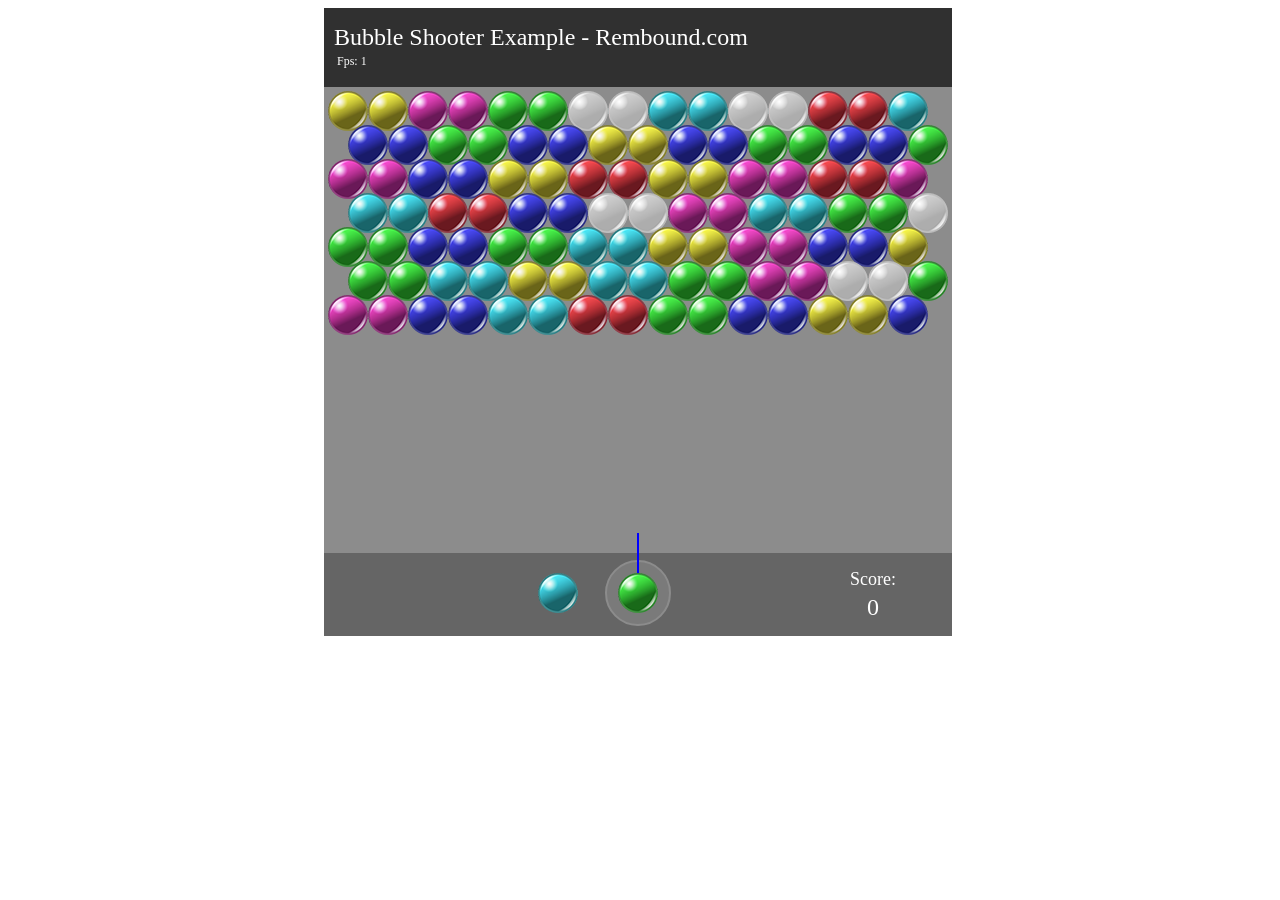
<file: proj_sem4 (2)/proj_sem4/Bubble-Shooter/bubble-shooter.html>
<!DOCTYPE html>
<html>
<head>
<meta charset="UTF-8">
<title>BUBBLE_SHOOTER</title>
<style>
    .main{
        margin-left: 25%;
    }
</style>
<script type='text/javascript' src='bubble-shooter-example.js'></script>
</head>
<body>
    <div class="main">

    
<canvas id="viewport" width="628" height="628"></canvas>

</div>
</body>
</html>
</file>
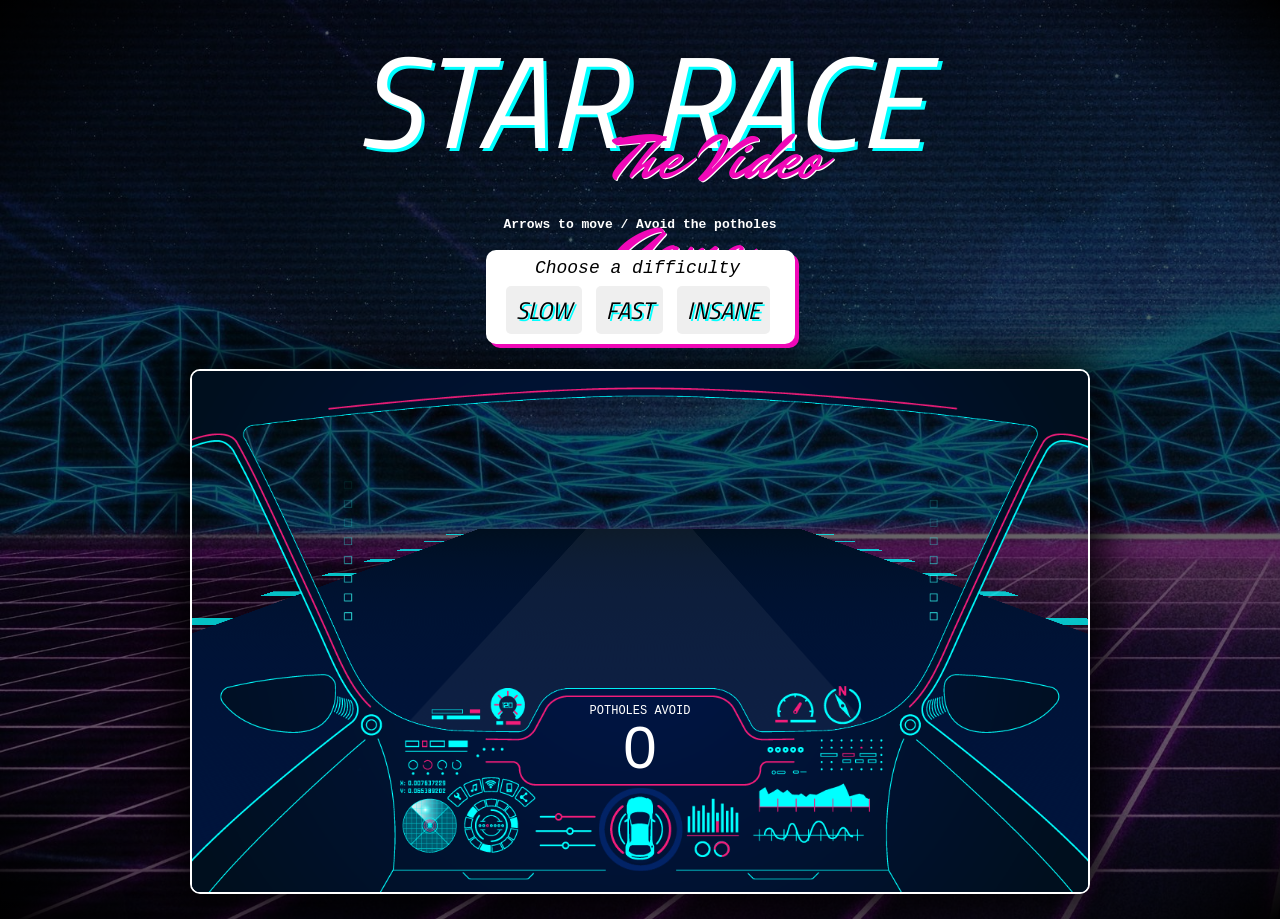
<file: proj_sem4 (2)/proj_sem4/race/mainindex.html>
<!DOCTYPE html>
<html>
  <head>
    <meta charset="UTF-8" />
    <meta name="viewport" content="width=device-width, initial-scale=1.0" />
    <meta http-equiv="X-UA-Compatible" content="ie=edge" />
    <meta property="og:title" content="Star Race. The Video Game" />
    <meta
      property="og:description"
      content="Game built with HTML, CSS and JavaScript. Code on GitHub."
    />
    <meta property="og:type" content="game" />
    <meta
      property="og:url"
      content="https://fariasmateuss.github.io/star-race/"
    />

    <meta
      name="description"
      content="Star Race. The Video Game. An game created using HTML5, CSS3 and JavaScript."
    />
    <meta
      name="keywords"
      content="Star Race, Game, Gaming, Race, HTML, CSS, JavaScript, GitHub"
    />
    <meta name="author" content="Mateus V. Farias" />

    <link
      href="https://fonts.googleapis.com/css2?family=Mr+Dafoe&family=Teko&family=Titillium+Web:wght@900&display=swap"
      rel="stylesheet"
    />
    <link rel="shortcut icon" href="./public/favicon.ico" type="image/x-icon" />
    <link rel="stylesheet" href="./public/style.css" />

    <title>Star Race</title>
  </head>
  <body>
    <main id="game-container" class="wrapper">
      <section>
        <div id="hero">
          <div class="chrome">Star Race</div>
          <div class="dreams">The Video Game</div>
        </div>
      </section>
      <section>
        <h4 class="hero-text">Arrows to move / Avoid the potholes</h4>
        <div id="start-btn">
          <p class="start-text">Choose a difficulty</p>
          <div class="difficulty" onclick="startGame('SLOW')">Slow</div>
          <div class="difficulty" onclick="startGame('FAST')">Fast</div>
          <div class="difficulty" onclick="startGame('INSANE')">Insane</div>
        </div>
      </section>
      <section>
        <div id="game-box">
          <div id="left-btn"></div>
          <div id="right-btn"></div>
          <div id="car" class="center"></div>
          <div id="lanes">
            <div id="finish-line"></div>
          </div>
          <div id="score-box">
            Potholes Avoid
            <br />
            <span id="score">0</span>
          </div>
          <div id="gauge" class="gauge-one"></div>
          <div id="end-dead">
            <p class="end-p">You may want to get your alignment checked out.</p>
          </div>
          <div id="end-finish">
            <h3 class="finish-h3">Star Race</h3>
            <p class="end-p">Complimentary Aligment Check</p>
            <h2 class="finish-h2">
              <strong class="finish-strong">+10% Off</strong>
              <br />
              If you liked it leave a star.
            </h2>
            <a href="" class="offer-btn">Get This Service</a>
            <p class="offer-disc">
              Present upon arrival. Per axle. One per customer. No cash value.
              Max value $[XXX]. No further discounts apply. See dealer for
              details. Expires %%todaysDatePlus30%%.
            </p>
          </div>
          <div id="game-over">
            <h3 class="finish-h3">Game Over</h3>
            <p class="end-p">You have failed.</p>
            <a href="" class="offer-btn">Get This Service</a>
            <p class="offer-disc">
              Present upon arrival. Per axle. One per customer. No cash value.
              Max value $[XXX]. No further discounts apply. See dealer for
              details. Expires %%todaysDatePlus30%%.
            </p>
          </div>
        </div>
      </section>
    </main>
    <script src="./src/App.js"></script>
    <script src="./src/TouchController.js"></script>
    <script src="./src/KeyController.js"></script>
  </body>
</html>
</file>
<file: proj_sem4 (2)/proj_sem4/2048/style/main.css>
@import url(fonts/clear-sans.css);
html, body {
  margin: 0;
  padding: 0;
  background: #faf8ef;
  color: #776e65;
  font-family: "Clear Sans", "Helvetica Neue", Arial, sans-serif;
  font-size: 18px; }

body {
  margin: 80px 0; }

.heading:after {
  content: "";
  display: block;
  clear: both; }

h1.title {
  font-size: 80px;
  font-weight: bold;
  margin: 0;
  display: block;
  float: left; }

@-webkit-keyframes move-up {
  0% {
    top: 25px;
    opacity: 1; }

  100% {
    top: -50px;
    opacity: 0; } }
@-moz-keyframes move-up {
  0% {
    top: 25px;
    opacity: 1; }

  100% {
    top: -50px;
    opacity: 0; } }
@keyframes move-up {
  0% {
    top: 25px;
    opacity: 1; }

  100% {
    top: -50px;
    opacity: 0; } }
.scores-container {
  float: right;
  text-align: right; }

.score-container, .best-container {
  position: relative;
  display: inline-block;
  background: #bbada0;
  padding: 15px 25px;
  font-size: 25px;
  height: 25px;
  line-height: 47px;
  font-weight: bold;
  border-radius: 3px;
  color: white;
  margin-top: 8px;
  text-align: center; }
  .score-container:after, .best-container:after {
    position: absolute;
    width: 100%;
    top: 10px;
    left: 0;
    text-transform: uppercase;
    font-size: 13px;
    line-height: 13px;
    text-align: center;
    color: #eee4da; }
  .score-container .score-addition, .best-container .score-addition {
    position: absolute;
    right: 30px;
    color: red;
    font-size: 25px;
    line-height: 25px;
    font-weight: bold;
    color: rgba(119, 110, 101, 0.9);
    z-index: 100;
    -webkit-animation: move-up 600ms ease-in;
    -moz-animation: move-up 600ms ease-in;
    animation: move-up 600ms ease-in;
    -webkit-animation-fill-mode: both;
    -moz-animation-fill-mode: both;
    animation-fill-mode: both; }

.score-container:after {
  content: "Score"; }

.best-container:after {
  content: "Best"; }

p {
  margin-top: 0;
  margin-bottom: 10px;
  line-height: 1.65; }

a {
  color: #776e65;
  font-weight: bold;
  text-decoration: underline;
  cursor: pointer; }

strong.important {
  text-transform: uppercase; }

hr {
  border: none;
  border-bottom: 1px solid #d8d4d0;
  margin-top: 20px;
  margin-bottom: 30px; }

.container {
  width: 500px;
  margin: 0 auto; }

@-webkit-keyframes fade-in {
  0% {
    opacity: 0; }

  100% {
    opacity: 1; } }
@-moz-keyframes fade-in {
  0% {
    opacity: 0; }

  100% {
    opacity: 1; } }
@keyframes fade-in {
  0% {
    opacity: 0; }

  100% {
    opacity: 1; } }
.game-container {
  margin-top: 40px;
  position: relative;
  padding: 15px;
  cursor: default;
  -webkit-touch-callout: none;
  -ms-touch-callout: none;
  -webkit-user-select: none;
  -moz-user-select: none;
  -ms-user-select: none;
  -ms-touch-action: none;
  touch-action: none;
  background: #bbada0;
  border-radius: 6px;
  width: 500px;
  height: 500px;
  -webkit-box-sizing: border-box;
  -moz-box-sizing: border-box;
  box-sizing: border-box; }
  .game-container .game-message {
    display: none;
    position: absolute;
    top: 0;
    right: 0;
    bottom: 0;
    left: 0;
    background: rgba(238, 228, 218, 0.5);
    z-index: 100;
    text-align: center;
    -webkit-animation: fade-in 800ms ease 1200ms;
    -moz-animation: fade-in 800ms ease 1200ms;
    animation: fade-in 800ms ease 1200ms;
    -webkit-animation-fill-mode: both;
    -moz-animation-fill-mode: both;
    animation-fill-mode: both; }
    .game-container .game-message p {
      font-size: 60px;
      font-weight: bold;
      height: 60px;
      line-height: 60px;
      margin-top: 222px; }
    .game-container .game-message .lower {
      display: block;
      margin-top: 59px; }
    .game-container .game-message a {
      display: inline-block;
      background: #8f7a66;
      border-radius: 3px;
      padding: 0 20px;
      text-decoration: none;
      color: #f9f6f2;
      height: 40px;
      line-height: 42px;
      margin-left: 9px; }
      .game-container .game-message a.keep-playing-button {
        display: none; }
    .game-container .game-message.game-won {
      background: rgba(237, 194, 46, 0.5);
      color: #f9f6f2; }
      .game-container .game-message.game-won a.keep-playing-button {
        display: inline-block; }
    .game-container .game-message.game-won, .game-container .game-message.game-over {
      display: block; }

.grid-container {
  position: absolute;
  z-index: 1; }

.grid-row {
  margin-bottom: 15px; }
  .grid-row:last-child {
    margin-bottom: 0; }
  .grid-row:after {
    content: "";
    display: block;
    clear: both; }

.grid-cell {
  width: 106.25px;
  height: 106.25px;
  margin-right: 15px;
  float: left;
  border-radius: 3px;
  background: rgba(238, 228, 218, 0.35); }
  .grid-cell:last-child {
    margin-right: 0; }

.tile-container {
  position: absolute;
  z-index: 2; }

.tile, .tile .tile-inner {
  width: 107px;
  height: 107px;
  line-height: 107px; }
.tile.tile-position-1-1 {
  -webkit-transform: translate(0px, 0px);
  -moz-transform: translate(0px, 0px);
  -ms-transform: translate(0px, 0px);
  transform: translate(0px, 0px); }
.tile.tile-position-1-2 {
  -webkit-transform: translate(0px, 121px);
  -moz-transform: translate(0px, 121px);
  -ms-transform: translate(0px, 121px);
  transform: translate(0px, 121px); }
.tile.tile-position-1-3 {
  -webkit-transform: translate(0px, 242px);
  -moz-transform: translate(0px, 242px);
  -ms-transform: translate(0px, 242px);
  transform: translate(0px, 242px); }
.tile.tile-position-1-4 {
  -webkit-transform: translate(0px, 363px);
  -moz-transform: translate(0px, 363px);
  -ms-transform: translate(0px, 363px);
  transform: translate(0px, 363px); }
.tile.tile-position-2-1 {
  -webkit-transform: translate(121px, 0px);
  -moz-transform: translate(121px, 0px);
  -ms-transform: translate(121px, 0px);
  transform: translate(121px, 0px); }
.tile.tile-position-2-2 {
  -webkit-transform: translate(121px, 121px);
  -moz-transform: translate(121px, 121px);
  -ms-transform: translate(121px, 121px);
  transform: translate(121px, 121px); }
.tile.tile-position-2-3 {
  -webkit-transform: translate(121px, 242px);
  -moz-transform: translate(121px, 242px);
  -ms-transform: translate(121px, 242px);
  transform: translate(121px, 242px); }
.tile.tile-position-2-4 {
  -webkit-transform: translate(121px, 363px);
  -moz-transform: translate(121px, 363px);
  -ms-transform: translate(121px, 363px);
  transform: translate(121px, 363px); }
.tile.tile-position-3-1 {
  -webkit-transform: translate(242px, 0px);
  -moz-transform: translate(242px, 0px);
  -ms-transform: translate(242px, 0px);
  transform: translate(242px, 0px); }
.tile.tile-position-3-2 {
  -webkit-transform: translate(242px, 121px);
  -moz-transform: translate(242px, 121px);
  -ms-transform: translate(242px, 121px);
  transform: translate(242px, 121px); }
.tile.tile-position-3-3 {
  -webkit-transform: translate(242px, 242px);
  -moz-transform: translate(242px, 242px);
  -ms-transform: translate(242px, 242px);
  transform: translate(242px, 242px); }
.tile.tile-position-3-4 {
  -webkit-transform: translate(242px, 363px);
  -moz-transform: translate(242px, 363px);
  -ms-transform: translate(242px, 363px);
  transform: translate(242px, 363px); }
.tile.tile-position-4-1 {
  -webkit-transform: translate(363px, 0px);
  -moz-transform: translate(363px, 0px);
  -ms-transform: translate(363px, 0px);
  transform: translate(363px, 0px); }
.tile.tile-position-4-2 {
  -webkit-transform: translate(363px, 121px);
  -moz-transform: translate(363px, 121px);
  -ms-transform: translate(363px, 121px);
  transform: translate(363px, 121px); }
.tile.tile-position-4-3 {
  -webkit-transform: translate(363px, 242px);
  -moz-transform: translate(363px, 242px);
  -ms-transform: translate(363px, 242px);
  transform: translate(363px, 242px); }
.tile.tile-position-4-4 {
  -webkit-transform: translate(363px, 363px);
  -moz-transform: translate(363px, 363px);
  -ms-transform: translate(363px, 363px);
  transform: translate(363px, 363px); }

.tile {
  position: absolute;
  -webkit-transition: 100ms ease-in-out;
  -moz-transition: 100ms ease-in-out;
  transition: 100ms ease-in-out;
  -webkit-transition-property: -webkit-transform;
  -moz-transition-property: -moz-transform;
  transition-property: transform; }
  .tile .tile-inner {
    border-radius: 3px;
    background: #eee4da;
    text-align: center;
    font-weight: bold;
    z-index: 10;
    font-size: 55px; }
  .tile.tile-2 .tile-inner {
    background: #eee4da;
    box-shadow: 0 0 30px 10px rgba(243, 215, 116, 0), inset 0 0 0 1px rgba(255, 255, 255, 0); }
  .tile.tile-4 .tile-inner {
    background: #ede0c8;
    box-shadow: 0 0 30px 10px rgba(243, 215, 116, 0), inset 0 0 0 1px rgba(255, 255, 255, 0); }
  .tile.tile-8 .tile-inner {
    color: #f9f6f2;
    background: #f2b179; }
  .tile.tile-16 .tile-inner {
    color: #f9f6f2;
    background: #f59563; }
  .tile.tile-32 .tile-inner {
    color: #f9f6f2;
    background: #f67c5f; }
  .tile.tile-64 .tile-inner {
    color: #f9f6f2;
    background: #f65e3b; }
  .tile.tile-128 .tile-inner {
    color: #f9f6f2;
    background: #edcf72;
    box-shadow: 0 0 30px 10px rgba(243, 215, 116, 0.2381), inset 0 0 0 1px rgba(255, 255, 255, 0.14286);
    font-size: 45px; }
    @media screen and (max-width: 520px) {
      .tile.tile-128 .tile-inner {
        font-size: 25px; } }
  .tile.tile-256 .tile-inner {
    color: #f9f6f2;
    background: #edcc61;
    box-shadow: 0 0 30px 10px rgba(243, 215, 116, 0.31746), inset 0 0 0 1px rgba(255, 255, 255, 0.19048);
    font-size: 45px; }
    @media screen and (max-width: 520px) {
      .tile.tile-256 .tile-inner {
        font-size: 25px; } }
  .tile.tile-512 .tile-inner {
    color: #f9f6f2;
    background: #edc850;
    box-shadow: 0 0 30px 10px rgba(243, 215, 116, 0.39683), inset 0 0 0 1px rgba(255, 255, 255, 0.2381);
    font-size: 45px; }
    @media screen and (max-width: 520px) {
      .tile.tile-512 .tile-inner {
        font-size: 25px; } }
  .tile.tile-1024 .tile-inner {
    color: #f9f6f2;
    background: #edc53f;
    box-shadow: 0 0 30px 10px rgba(243, 215, 116, 0.47619), inset 0 0 0 1px rgba(255, 255, 255, 0.28571);
    font-size: 35px; }
    @media screen and (max-width: 520px) {
      .tile.tile-1024 .tile-inner {
        font-size: 15px; } }
  .tile.tile-2048 .tile-inner {
    color: #f9f6f2;
    background: #edc22e;
    box-shadow: 0 0 30px 10px rgba(243, 215, 116, 0.55556), inset 0 0 0 1px rgba(255, 255, 255, 0.33333);
    font-size: 35px; }
    @media screen and (max-width: 520px) {
      .tile.tile-2048 .tile-inner {
        font-size: 15px; } }
  .tile.tile-super .tile-inner {
    color: #f9f6f2;
    background: #3c3a32;
    font-size: 30px; }
    @media screen and (max-width: 520px) {
      .tile.tile-super .tile-inner {
        font-size: 10px; } }

@-webkit-keyframes appear {
  0% {
    opacity: 0;
    -webkit-transform: scale(0);
    -moz-transform: scale(0);
    -ms-transform: scale(0);
    transform: scale(0); }

  100% {
    opacity: 1;
    -webkit-transform: scale(1);
    -moz-transform: scale(1);
    -ms-transform: scale(1);
    transform: scale(1); } }
@-moz-keyframes appear {
  0% {
    opacity: 0;
    -webkit-transform: scale(0);
    -moz-transform: scale(0);
    -ms-transform: scale(0);
    transform: scale(0); }

  100% {
    opacity: 1;
    -webkit-transform: scale(1);
    -moz-transform: scale(1);
    -ms-transform: scale(1);
    transform: scale(1); } }
@keyframes appear {
  0% {
    opacity: 0;
    -webkit-transform: scale(0);
    -moz-transform: scale(0);
    -ms-transform: scale(0);
    transform: scale(0); }

  100% {
    opacity: 1;
    -webkit-transform: scale(1);
    -moz-transform: scale(1);
    -ms-transform: scale(1);
    transform: scale(1); } }
.tile-new .tile-inner {
  -webkit-animation: appear 200ms ease 100ms;
  -moz-animation: appear 200ms ease 100ms;
  animation: appear 200ms ease 100ms;
  -webkit-animation-fill-mode: backwards;
  -moz-animation-fill-mode: backwards;
  animation-fill-mode: backwards; }

@-webkit-keyframes pop {
  0% {
    -webkit-transform: scale(0);
    -moz-transform: scale(0);
    -ms-transform: scale(0);
    transform: scale(0); }

  50% {
    -webkit-transform: scale(1.2);
    -moz-transform: scale(1.2);
    -ms-transform: scale(1.2);
    transform: scale(1.2); }

  100% {
    -webkit-transform: scale(1);
    -moz-transform: scale(1);
    -ms-transform: scale(1);
    transform: scale(1); } }
@-moz-keyframes pop {
  0% {
    -webkit-transform: scale(0);
    -moz-transform: scale(0);
    -ms-transform: scale(0);
    transform: scale(0); }

  50% {
    -webkit-transform: scale(1.2);
    -moz-transform: scale(1.2);
    -ms-transform: scale(1.2);
    transform: scale(1.2); }

  100% {
    -webkit-transform: scale(1);
    -moz-transform: scale(1);
    -ms-transform: scale(1);
    transform: scale(1); } }
@keyframes pop {
  0% {
    -webkit-transform: scale(0);
    -moz-transform: scale(0);
    -ms-transform: scale(0);
    transform: scale(0); }

  50% {
    -webkit-transform: scale(1.2);
    -moz-transform: scale(1.2);
    -ms-transform: scale(1.2);
    transform: scale(1.2); }

  100% {
    -webkit-transform: scale(1);
    -moz-transform: scale(1);
    -ms-transform: scale(1);
    transform: scale(1); } }
.tile-merged .tile-inner {
  z-index: 20;
  -webkit-animation: pop 200ms ease 100ms;
  -moz-animation: pop 200ms ease 100ms;
  animation: pop 200ms ease 100ms;
  -webkit-animation-fill-mode: backwards;
  -moz-animation-fill-mode: backwards;
  animation-fill-mode: backwards; }

.above-game:after {
  content: "";
  display: block;
  clear: both; }

.game-intro {
  float: left;
  line-height: 42px;
  margin-bottom: 0; }

.restart-button {
  display: inline-block;
  background: #8f7a66;
  border-radius: 3px;
  padding: 0 20px;
  text-decoration: none;
  color: #f9f6f2;
  height: 40px;
  line-height: 42px;
  display: block;
  text-align: center;
  float: right; }

.game-explanation {
  margin-top: 50px; }

@media screen and (max-width: 520px) {
  html, body {
    font-size: 15px; }

  body {
    margin: 20px 0;
    padding: 0 20px; }

  h1.title {
    font-size: 27px;
    margin-top: 15px; }

  .container {
    width: 280px;
    margin: 0 auto; }

  .score-container, .best-container {
    margin-top: 0;
    padding: 15px 10px;
    min-width: 40px; }

  .heading {
    margin-bottom: 10px; }

  .game-intro {
    width: 55%;
    display: block;
    box-sizing: border-box;
    line-height: 1.65; }

  .restart-button {
    width: 42%;
    padding: 0;
    display: block;
    box-sizing: border-box;
    margin-top: 2px; }

  .game-container {
    margin-top: 17px;
    position: relative;
    padding: 10px;
    cursor: default;
    -webkit-touch-callout: none;
    -ms-touch-callout: none;
    -webkit-user-select: none;
    -moz-user-select: none;
    -ms-user-select: none;
    -ms-touch-action: none;
    touch-action: none;
    background: #bbada0;
    border-radius: 6px;
    width: 280px;
    height: 280px;
    -webkit-box-sizing: border-box;
    -moz-box-sizing: border-box;
    box-sizing: border-box; }
    .game-container .game-message {
      display: none;
      position: absolute;
      top: 0;
      right: 0;
      bottom: 0;
      left: 0;
      background: rgba(238, 228, 218, 0.5);
      z-index: 100;
      text-align: center;
      -webkit-animation: fade-in 800ms ease 1200ms;
      -moz-animation: fade-in 800ms ease 1200ms;
      animation: fade-in 800ms ease 1200ms;
      -webkit-animation-fill-mode: both;
      -moz-animation-fill-mode: both;
      animation-fill-mode: both; }
      .game-container .game-message p {
        font-size: 60px;
        font-weight: bold;
        height: 60px;
        line-height: 60px;
        margin-top: 222px; }
      .game-container .game-message .lower {
        display: block;
        margin-top: 59px; }
      .game-container .game-message a {
        display: inline-block;
        background: #8f7a66;
        border-radius: 3px;
        padding: 0 20px;
        text-decoration: none;
        color: #f9f6f2;
        height: 40px;
        line-height: 42px;
        margin-left: 9px; }
        .game-container .game-message a.keep-playing-button {
          display: none; }
      .game-container .game-message.game-won {
        background: rgba(237, 194, 46, 0.5);
        color: #f9f6f2; }
        .game-container .game-message.game-won a.keep-playing-button {
          display: inline-block; }
      .game-container .game-message.game-won, .game-container .game-message.game-over {
        display: block; }

  .grid-container {
    position: absolute;
    z-index: 1; }

  .grid-row {
    margin-bottom: 10px; }
    .grid-row:last-child {
      margin-bottom: 0; }
    .grid-row:after {
      content: "";
      display: block;
      clear: both; }

  .grid-cell {
    width: 57.5px;
    height: 57.5px;
    margin-right: 10px;
    float: left;
    border-radius: 3px;
    background: rgba(238, 228, 218, 0.35); }
    .grid-cell:last-child {
      margin-right: 0; }

  .tile-container {
    position: absolute;
    z-index: 2; }

  .tile, .tile .tile-inner {
    width: 58px;
    height: 58px;
    line-height: 58px; }
  .tile.tile-position-1-1 {
    -webkit-transform: translate(0px, 0px);
    -moz-transform: translate(0px, 0px);
    -ms-transform: translate(0px, 0px);
    transform: translate(0px, 0px); }
  .tile.tile-position-1-2 {
    -webkit-transform: translate(0px, 67px);
    -moz-transform: translate(0px, 67px);
    -ms-transform: translate(0px, 67px);
    transform: translate(0px, 67px); }
  .tile.tile-position-1-3 {
    -webkit-transform: translate(0px, 135px);
    -moz-transform: translate(0px, 135px);
    -ms-transform: translate(0px, 135px);
    transform: translate(0px, 135px); }
  .tile.tile-position-1-4 {
    -webkit-transform: translate(0px, 202px);
    -moz-transform: translate(0px, 202px);
    -ms-transform: translate(0px, 202px);
    transform: translate(0px, 202px); }
  .tile.tile-position-2-1 {
    -webkit-transform: translate(67px, 0px);
    -moz-transform: translate(67px, 0px);
    -ms-transform: translate(67px, 0px);
    transform: translate(67px, 0px); }
  .tile.tile-position-2-2 {
    -webkit-transform: translate(67px, 67px);
    -moz-transform: translate(67px, 67px);
    -ms-transform: translate(67px, 67px);
    transform: translate(67px, 67px); }
  .tile.tile-position-2-3 {
    -webkit-transform: translate(67px, 135px);
    -moz-transform: translate(67px, 135px);
    -ms-transform: translate(67px, 135px);
    transform: translate(67px, 135px); }
  .tile.tile-position-2-4 {
    -webkit-transform: translate(67px, 202px);
    -moz-transform: translate(67px, 202px);
    -ms-transform: translate(67px, 202px);
    transform: translate(67px, 202px); }
  .tile.tile-position-3-1 {
    -webkit-transform: translate(135px, 0px);
    -moz-transform: translate(135px, 0px);
    -ms-transform: translate(135px, 0px);
    transform: translate(135px, 0px); }
  .tile.tile-position-3-2 {
    -webkit-transform: translate(135px, 67px);
    -moz-transform: translate(135px, 67px);
    -ms-transform: translate(135px, 67px);
    transform: translate(135px, 67px); }
  .tile.tile-position-3-3 {
    -webkit-transform: translate(135px, 135px);
    -moz-transform: translate(135px, 135px);
    -ms-transform: translate(135px, 135px);
    transform: translate(135px, 135px); }
  .tile.tile-position-3-4 {
    -webkit-transform: translate(135px, 202px);
    -moz-transform: translate(135px, 202px);
    -ms-transform: translate(135px, 202px);
    transform: translate(135px, 202px); }
  .tile.tile-position-4-1 {
    -webkit-transform: translate(202px, 0px);
    -moz-transform: translate(202px, 0px);
    -ms-transform: translate(202px, 0px);
    transform: translate(202px, 0px); }
  .tile.tile-position-4-2 {
    -webkit-transform: translate(202px, 67px);
    -moz-transform: translate(202px, 67px);
    -ms-transform: translate(202px, 67px);
    transform: translate(202px, 67px); }
  .tile.tile-position-4-3 {
    -webkit-transform: translate(202px, 135px);
    -moz-transform: translate(202px, 135px);
    -ms-transform: translate(202px, 135px);
    transform: translate(202px, 135px); }
  .tile.tile-position-4-4 {
    -webkit-transform: translate(202px, 202px);
    -moz-transform: translate(202px, 202px);
    -ms-transform: translate(202px, 202px);
    transform: translate(202px, 202px); }

  .tile .tile-inner {
    font-size: 35px; }

  .game-message p {
    font-size: 30px !important;
    height: 30px !important;
    line-height: 30px !important;
    margin-top: 90px !important; }
  .game-message .lower {
    margin-top: 30px !important; } }
</file>
<file: proj_sem4 (2)/proj_sem4/Baloon_shoot/css/style.css>
footer {
    color: yellow;
}

.canvas{
    width: 100%;
    height: 500px;
    border: 4px groove gray;
    background-color: powderblue;
    position: relative;
    padding: 0%;
    cursor: pointer;
    overflow: hidden;
}

.ballon{
    position: absolute;
    width: 60px;
    height: 100px;
    margin: 0%;
    border: 1px solid black;
    border-radius: 50%;
}

.ballon-red{
    background-color: red;
}
.ballon-yellow{
    background-color: yellow;
}
.ballon-green{
    background-color: green;
}

.dhaga{
    height: 125px;
    width: 1px;
    margin: 0px;
    border-left: 1px solid black;
    position: inherit;
    top: 98px;
    left: 30px;
}
</file>
<file: proj_sem4 (2)/proj_sem4/Chess/css/style.css>
html, body{
	font-family:Arial;
}

*{
	box-sizing: border-box;
}

#board{
	border: 1px solid #000;
	width:642px;
	height:642px;
	position:relative;
}

#board .square{
	background-image:url("../img/pieces.png");
	background-size:600% 200%;
	width:80px;
	height:80px;
	float:left;
	cursor:pointer;
	z-index:10;
	position:relative;
}

#board .square.empty{
	background-image:none;
}

#board .square.light{
	background-color:#ffce9e;
}

#board .square.dark{
	background-color:#d18b47;
}

#board .square.selected{
	box-shadow: 0 0 2px #0000ff, 0 0 4px #0000ff inset;
	z-index:20;
}

#board .square.black-king{
	background-position:0% 100%;
}

#board .square.black-queen{
	background-position:20% 100%;
}

#board .square.black-bishop{
	background-position:40% 100%;
}

#board .square.black-knight{
	background-position:60% 100%;
}

#board .square.black-castle{
	background-position:80% 100%;
}

#board .square.black-pawn{
	background-position:100% 100%;
}

#board .square.white-king{
	background-position:0% 0%;
}

#board .square.white-queen{
	background-position:20% 0%;
}

#board .square.white-bishop{
	background-position:40% 0%;
}

#board .square.white-knight{
	background-position:60% 0%;
}

#board .square.white-castle{
	background-position:80% 0%;
}

#board .square.white-pawn{
	background-position:100% 0%;
}

#board .overlay{
	background-color:rgba(0,0,0,0.6);
	position:absolute;
	height:100%;
	width:100%;
	z-index:0;
	opacity:0;
    webkit-transition: all .3s ease-out;
    -moz-transition: all .3s ease-out;
    -ms-transition: all .3s ease-out;
    -o-transition: all .3s ease-out;
    transition: all .3s ease-out;
}

#board .overlay.show{
	opacity:1;
	z-index:100;
}

#board .overlay .overlay-inner{
	position:absolute;
	top:0;
	left:0;
	right:0;
	bottom:0;
	margin:auto;
	width:400px;
	height:190px;
	background:#fff;
	border-radius:15px;
	padding:15px;
	box-shadow:0 0 10px rgba(0,0,0,0.3);
	text-align:center;
}

#board .overlay .overlay-title{
	display:block;
	font-weight:bold;
	line-height:32px;
	font-size:20px;
}

#board .overlay .overlay-text{
	line-height:22px;
	font-size:16px;
}

#board .overlay .overlay-button{
	display:inline-block;
	line-height:34px;
	padding: 0 12px;
	color:#fff;
	background:#049eff;
	border-radius:5px;
	text-decoration:none;
	margin-top:10px;
}


#board #promotionList{
	margin:0;
	padding:20px 0;
	list-style-type:none;
	text-align:center;
}

#board #promotionList li{
	display:inline-block;
	padding:0 5px;
}

#board #promotionList li a{
	background-image:url("../img/pieces.png");
	background-size:600% 200%;
	width:60px;
	height:60px;
	display:block;
}

#board #promotionList.white li a.queen{
	background-position:20% 0%;
}

#board #promotionList.white li a.castle{
	background-position:80% 0%;
}

#board #promotionList.white li a.bishop{
	background-position:40% 0%;
}

#board #promotionList.white li a.knight{
	background-position:60% 0%;
}

#board #promotionList.black li a.queen{
	background-position:20% 100%;
}

#board #promotionList.black li a.castle{
	background-position:80% 100%;
}

#board #promotionList.black li a.bishop{
	background-position:40% 100%;
}

#board #promotionList.black li a.knight{
	background-position:60% 100%;
}
</file>
<file: proj_sem4 (2)/proj_sem4/MATH-GAME/css/style.css>
@import url('https://fonts.googleapis.com/css2?family=Play&display=swap');

* {
    margin: 0;
    padding: 0;
    box-sizing: border-box;
}

body {
    width: 100%;
    height: 100vh;
    background: radial-gradient(circle, #fff, #ccc);
}

h1 {
    text-align: center;
    font-family: 'Play', sans-serif;
    position: relative;
    top: 40px;
    color: #109fe0;
}

#container {
    height: 440px;
    width: 560px;
    background-color: #9DD2EA;
    margin: 0 auto;
    top: 80px;
    padding: 10px;
    border-radius: 10px;
    box-shadow: 0px 4px 0px 0px #009de4;
    /*  box-shadow: [horizontal offset] [vertical offset] 
    [blur radius] [spread radius] [color]; */
    position: relative;
}

#score {
    background-color: #F1FF92;
    color: #888E5F;
    padding: 11px;
    position: absolute;
    right: 11px;
    box-shadow: 0px 4px #9da853;
}

#correct {
    position: absolute;
    left: 45%;
    background-color: #42e252;
    color: white;
    padding: 11px;
    display: none;
}

#wrong {
    position: absolute;
    left: 42%;
    background-color: #de401a;
    color: white;
    padding: 11px;
    display: none;
}

#question {
    width: 450px;
    height: 150px;
    margin: 50px auto 10px auto;
    background-color: #9da0ea;
    box-shadow: 0px 4px #535aa8;
    text-align: center;
    /* for horizontal center */
    font-size: 100px;
    font-family: 'Play', sans-serif;
    color: black;
}

#instruction {
    width: 450px;
    height: 50px;
    background-color: #b481d9;
    margin: 10px auto;
    text-align: center;
    line-height: 50px;
    box-shadow: 0px 4px #8153a8;
}

#choices {
    width: 450px;
    height: 100px;
    margin: 5px auto;
    display: flex;
    justify-content: space-between;
}

.box {
    width: 85px;
    height: 85px;
    background-color: white;
    flex-direction: column;
    border-radius: 3px;
    cursor: pointer;
    box-shadow: 0px 4px rgba(0, 0, 0, 0.2);
    text-align: center;
    line-height: 80px;
    position: relative;
    transition: all 0.2s;
}

.box:hover,
#startreset:hover {
    background-color: #9c89F6;
    color: white;
    box-shadow: 0px 4px #6b54d3;
}

.box:active,
#startreset:active {
    box-shadow: 0px 0px #6b54d3;
    top: 4px;
}

#startreset {
    width: 100px;
    padding: 10px;
    background-color: rgba(255, 255, 255, 0.5);
    margin: 0px auto;
    border-radius: 3px;
    cursor: pointer;
    box-shadow: 0px 4px rgba(0, 0, 0, 0.2);
    text-align: center;
    position: relative;
    transition: all 0.2s;
}

#timeremaining {
    width: 180px;
    padding: 10px;
    position: absolute;
    top: 385px;
    left: 370px;
    background-color: rgba(16, 204, 179, 0.7);
    border-radius: 3px;
    box-shadow: 0px 4px rgba(0, 0, 0, 0.2);
    display: none;
}

#gameOver {
    width: 500px;
    height: 200px;
    background: linear-gradient(#F3CA6B, #F3706C);
    color: white;
    font-size: 2.5rem;
    text-align: center;
    text-transform: uppercase;
    position: absolute;
    top: 100px;
    left: 40px;
    padding: 50px;
    z-index: 2;
    display: none;
}

@media (max-width: 570px) {
    #container {
        width: 440px;
        top: 60px;
    }

    #correct {
        left: 40%;
    }

    #wrong {
        left: 38%;
    }

    #question,
    #instruction,
    #choices {
        width: 420px;
    }

    #startreset {
        width: 205px;
        margin-left: 0;
    }

    #timeremaining {
        width: 205px;
        left: 225px;
        text-align: center;
        display: block;
    }

    #gameOver {
        width: 400px;
        height: 250px;
        background: linear-gradient(#F3CA6B, #F3706C);
        color: white;
        font-size: 2rem;
        text-align: center;
        text-transform: uppercase;
        position: absolute;
        top: 80px;
        left: 20px;
        padding-top: 90px;
        z-index: 2;
        display: none;
    }
}
</file>
<file: proj_sem4 (2)/proj_sem4/RPS/style.css>
@import url('https://fonts.googleapis.com/css?family=Lato:400,700,900');

html{
  height: 100%;
}

body {
  margin: 0;
  padding: 0;
  font-family: 'Lato', sans-serif;
  text-align: center;
  font-size: 1.2rem;
  background-image: linear-gradient(180deg , #70c6e3, #19c045);
}

.container {
  padding: 2vh 0;
}

#inside {
  margin: auto;
  width: 45%;
  height: 50%;
  border-radius: 25px;
  padding: 2vh 0;
}

h1 {
  font-size: 3.2rem;
  margin: 1vh 0;
}

p {
  color: #000000;
}

hr {
  width: 50%;
}

#instruction {
  font-size: 1.5rem;
  margin-bottom: 0;
}

.img-weapon {
  max-width: 120px;
  height: auto
}

.choice {
  margin: auto;
}

.select-choice {
  display: inline-block;
  border: 5px solid #000000;
  border-radius: 80px;
  margin: 1rem;
  transition: all 0.6s ease;
}

#rock:hover, #paper:hover, #scissors:hover {
  background-color: #cf6807d0;
  cursor: pointer;
  box-shadow: 5px 7px 8px #888888;

}

#rock {
  background-color: #FFEE88;
}

#paper {
  background-color: #F40076;
}

#scissors {
  background-color: #75C9C8;
}

.result {
  font-size: 1.4rem;
  font-weight: 600;
}

.win-border {
  border: 5px solid #3bff00;
  box-shadow: 2px 2px 12px #3e3e3e;
}

.lose-border {
  border: 5px solid #ff0000;
  box-shadow: 2px 2px 12px #3e3e3e;
}

.tie-border {
  border: 5px solid #4545a3;
  box-shadow: 2px 2px 12px #3e3e3e;
}

.scores {
  background-color: #2eadfe;
  border-radius: 25px;
  opacity:0.5;
  border: 1px groove black;
}

.scores>p {
  color: #FFFFFF;
  font-size: 1.7rem;
  font-weight: 600;
  padding: 0.5rem;
  margin: 0;
}

#reset-button {
  border-radius: 10px;
  display: inline-block;
  cursor: pointer;
  color: #000000;
  font-size: 0.8rem;
  font-weight: 600;
  padding: 0.5vh 0.5vw;
  text-decoration: none;
  margin: .2rem;
  outline: none;
}

#reset-button:active {
  position: relative;
  top: 1px;
}

footer {
  font-size: 0.7rem;
  line-height: 0.3rem;
  padding-top: 2vh;
}

.fab {
  color: #000000;
  margin: 0 .5%;
}
</file>
<file: proj_sem4 (2)/proj_sem4/wspuzzle/style.css>
:root {
  --c-active: #5680ff;
  --c-active-inner: #FFFFFF;
  --c-default: #D2D6E9;
  --c-default-dark: #C7CBDF;
  --c-black: #1B1B22;
}

.btn {
  -webkit-appearance: none;
     -moz-appearance: none;
          appearance: none;
  border: 1px solid #8e37ff;
  position: relative;
  background: var(--c-active-inner);
  color: rgb(59, 59, 59);
  outline: none;
  cursor: pointer;
  font-size: 14px;
  line-height: 21px;
  font-weight: 600;
  display: block;
  width: 132px;
  text-align: center;
  border-radius: 7px;
  margin: 0 auto;
  padding: 12px 0;
}
.btn span {
  position: relative;
  z-index: 1;
}
.btn svg {
  display: block;
  width: 100%;
  height: 100%;
  position: absolute;
  left: 0;
  top: 0;
  fill: var(--c-active);
}
.btn svg circle {
  transition: transform var(--duration, 0.25s) ease-out;
}
.btn svg circle.top-left {
  transform: translate(var(--spacing, -16px), var(--spacing, -40px));
}
.btn svg circle.middle-bottom {
  transform: translate(var(--spacing, 8px), var(--spacing, 40px));
}
.btn svg circle.top-right {
  transform: translate(var(--spacing, 40px), var(--spacing, -40px));
}
.btn svg circle.right-bottom {
  transform: translate(var(--spacing, 4px), var(--spacing, 40px));
}
.btn svg circle.left-bottom {
  transform: translate(var(--spacing, -40px), var(--spacing, 40px));
}
.btn:hover {
  --spacing: 0;
  --duration: .45s;
  color: #FFFFFF;
  border: 1px solid #FFFFFF;
}
*:before, *:after {
  box-sizing: inherit;
}
* {
    box-sizing: border-box;
    margin: 0;
    padding: 0;
    font-family: 'Orbitron', sans-serif;
    user-select: none;
}
#game {
    position: absolute;
    text-align: center;
    top: 0;
    left: 0;
    height: 100vh;
    width: 100vw;
}
#menu {
    position: absolute;
    margin-top: 0;
    left: 0;
    height: 100vh;
    width: 100vw;
    overflow-x: hidden;
}
#level {
    z-index: 1;
    height: 100vh;
    width: 100vw;
    position: absolute;
    top: 0;
    left: 0;
    overflow-x: hidden;
    display: none;
}
#menu-heading {
    border: 1px solid #fff;
    border-radius: 20px;
    position: relative;
    text-align: center;
    background-color: rgba(0, 255, 255, 0.5);
    font-family: 'Water Splash', sans-serif;
    font-size: 30px;
    color: #535353;
    margin: 12px 10%;
    padding: 8px;
}
#particles-js {
    background: rgb(115, 187, 255);
    height: 100vh;
}
.test-tube {
    position: absolute;
    height: 130px;
    width: 40px;
    border: 2px solid rgb(150,150,150);
    border-radius: 2px 2px 20px 20px;
    background-position: 0 10px;
    overflow: hidden;
    transition: 1s linear;
    transform: rotate(0deg);
}
@keyframes glassAnim {
    0%,100% {transform: scale(1);}
    50% {transform: scale(1.5);}
}

.colors {
    position: absolute;
    left: 0;
    height: 30px;
    width: 40px;
}

#won {
    position: absolute;
    top: 100px;
    left: 0;
    width: 100vw;
    text-align: center;
    font-size: 60px;
    font-weight: 900;
}

#white-bg {
    position: absolute;
    left: 0;
    top: 10px;
    width: 40px;
    height: 10px;
    background-color: rgb(115, 187, 255);
    z-index: 1000;
    transition: 1s;
}

#colorful-bg {
    position: absolute;
    width: 100%;
    height: 0;
    z-index: 1000;
    transition: 1s;
}

#restart {
    left: 0;
}

#home {
    right: 0;
}

.game-buttons {
    position: fixed;
    top: calc(100vh - 50px);
    height: 50px;
    width: calc(75px + 75 * (100vw - 280px) / 920);
    font-size: 25px;
    font-weight: 600;
    text-align: center;
    line-height: 30px;
    background-color: lightgreen;
    border-radius: 10px 10px 0 0;
}

#lvl-heading {
    border: 1px solid #fff;
    position: absolute;
    top: 0;
    left: 0;
    height: 50px;
    width: 100vw;
    background-color: rgba(0, 255, 255, 0.5);
    border-radius: 0 0 25px 25px;
    font-size: calc(20px + 20 * ((100vw - 280px) / 920));
    font-weight: 800;
    line-height: 50px;
    text-align: center;
    letter-spacing: 5px;
}

#moves {
    border: 1px solid #5680ff;
    background: rgb(0, 255, 255);
    position: fixed;
    top: calc(100vh - 70px);
    width: calc(75px + 75 * (100vw - 280px) / 920);
    left: 0;
    text-align: center;
    border-radius: 10px;
    font-size: 20px;
}

#rules-btn {
    position: fixed;
    left: calc(100vw - 200px);
    top: calc(100vh - 50px);
    height: 50px;
    width: 200px;
    background-color: lightgreen;
    border-radius: 20px 0 0 20px;
    text-align: center;
    font-size: 25px;
    font-weight: 500;
}

#rules-page {
    display: none;
    z-index: 1000;
    position: absolute;
    top: 0;
    left: 0;
    height: 100vh;
    width: 100vw;
    background-color: rgba(0,0,0,0.5);
    opacity: 0;
    transition: 0.5s linear;
}

#rules {
    border: 1px solid rgb(255, 255, 255);
    position: absolute;
    top: 100px;
    left: 50px;
    height: calc(100vh - 200px);
    width: calc(100vw - 100px);
    background-color: rgba(255, 255, 255, 0.7);
    border-radius: 10px;
}

#rules-heading {
    position: absolute;
    top: 10px;
    left: 0;
    height: 30px;
    width: 100%;
    font-size: 30px;
    font-weight: 800;
    text-align: center;
}

#rules-text {
    position: absolute;
    top: 70px;
    left: 5%;
    width: 90%;
    font-size: 20px;
    height: calc(100vh - 200px - 150px);
    overflow-x: hidden;
}

#back {
    position: absolute;
    top: calc(100% - 120px + 65px + 10px);
    height: 45px;
    width: 100px;
    left: calc(100% - 100px);
    background-color: lightgreen;
    font-size: 20px;
    line-height: 20px;
    text-align: center;
    border-radius: 0 0 10px 0;
}

#alert-button:hover {
    background-color: rgb(150,255,150);
}
.credit {
    text-align: center;
    font-size: calc(8px + 10 * ((100vw - 280px) / 920));
}
#cr2 {
  margin-top: 50px;
  display: none;
}
@media only screen and (min-width: 280px) {
    .game-buttons {
      font-size: calc(12px + 13 * ((100vw - 280px) / 920));
    }
    #moves {
      font-size: calc(10px + 8 * ((100vw - 280px) / 920));
    }
}
@media only screen and (max-width: 440px) {
    #rules-btn, .game-buttons {
      top: calc(100vh - 70px);      
    }
    #moves {
      top: calc(100vh - 90px); 
    }
}
@media only screen and (min-width: 780px) {
    #moves {
      top: calc(100vh - 80px);
    }
}
@media only screen and (max-width: 440px) {
  #rules-btn, .game-buttons {
      top: calc(100vh - 90px);      
    }
    #moves {
      top: calc(100vh - 105px); 
    }
  body {
    height: 120vh;
  }
  #particles-js {
    height: 120vh;
  }
  #game {
    height: 120vh;
  }
  #menu {
    height: 120vh;
  }
  #level {
    height: 120vh
  }
  #rules-page {
    height: 120vh
  }
}
</file>
<file: proj_sem4 (2)/proj_sem4/styles.css>
body {
    font-family: Arial, sans-serif;
    margin: 0;
    padding: 0;
    background-image: url('images/bg2.jpg');
    background-size: cover;
    background-position: center;
    color: #fff;
}

.container {
    max-width: 1200px;
    margin: 0 auto;
    padding: 20px;
}

.navbar {
    background-color: rgba(0, 0, 0, 0.1); /* Semi-transparent black background */
    padding: 10px 0;
    text-align: center;
}

.navbar h1 {
    margin: 0;
    font-size: 24px;
    color: #fff;
}

.navbar-menu {
    list-style-type: none;
    padding: 0;
}

.navbar-menu li {
    display: inline;
    margin-right: 10px;
}

.navbar-menu li a {
    text-decoration: none;
    color: #fff;
    font-weight: bold;
}

.main-content {
    padding: 40px 0;
}

.game-card {
    display: inline-block;
    width: 300px;
    height: 200px; /* Adjusted height to accommodate game details */
    margin: 40px;
    cursor: pointer;
    position: relative; /* Add position relative for absolute positioning */
    
}

.game-card img {
    width: 69%;
    height: 100%;
    object-fit: cover; /* Ensure image covers the game card */
    border-radius: 50px;
    box-shadow: 10px 5px 5px black;
}

.game-details {
    position: absolute;
    top: 50%;
    left: 50%;
    transform: translate(-50%, -50%);
    background-color: rgba(0, 0, 0, 0.7); /* Darker background color */
    padding: 10px;
    text-align: center;
    opacity: 0; /* Initially hide the game details */
    transition: opacity 0.5s ease;
    border-radius: 20px;
}

.game-card:hover .game-details {
    opacity: 1; /* Show game details on hover */
}

.game-name {
    margin: 5px 0;
    font-weight: bold;
    color: #fff; /* Game name text color */
}

.play-button {
    background-color: #f44336;
    color: #fff;
    border: none;
    padding: 8px 16px;
    font-size: 16px;
    cursor: pointer;
    transition: background-color 0.3s ease;
}

.play-button:hover {
    background-color: #d32f2f;
}

.footer {
    background-color: rgba(0, 0, 0, 0.1); /* Semi-transparent black background */
    text-align: center;
    padding: 20px 0;
    position: relative;
    width: 100%;
    bottom: 0;
}
</file>
<file: proj_sem4 (2)/proj_sem4/style2.css>
.dropdown {
    position: relative;
    display: inline-block;
}

.dropdown-content {
    display: none;
    position: absolute;
    background-color: rgba(0, 0, 0, 0.1);
    min-width: 160px;
    box-shadow: 0px 8px 16px 0px rgba(0,0,0,0.2);
    z-index: 1;
}

.dropdown-content a {
    color: black;
    padding: 12px 16px;
    text-decoration: none;
    display: block;
}

.dropdown-content a:hover {
    background-color: rgba(0, 0, 0, 0.1);
}

.dropdown:hover .dropdown-content {
    display: block;
}

.dropbtn {
    font-size: 16px;
    border: none;
    outline: none;
    color: white;
    padding: 14px 16px;
    background-color: inherit;
    font-family: inherit;
    margin: 0;
}

.navbar-menu li {
    display: inline-block;
    margin-right: 20px;
}

.navbar-menu li:last-child {
    margin-right: 0;
}
</file>
<file: proj_sem4 (2)/proj_sem4/race/public/style.css>
:root {
  --pink: #f21d7a;
  --aqua: aqua;
  --car: url(./assets/car.png);
  --borderAnimation: border 1s linear infinite;
  --animationTime: 1.5s;
}

* {
  box-sizing: border-box;
}

body {
  padding: 0;
  margin: 0;
  overflow-x: hidden;
}

body::-webkit-scrollbar {
  width: 14px;
}

body::-webkit-scrollbar-track {
  background: #d4d4d4;
}

body::-webkit-scrollbar-thumb {
  background: #8d8d8d;
  border-radius: 7px;
  border-left: 4px solid #d4d4d4;
  border-right: 4px solid #d4d4d4;
  width: 24px;
}

a {
  text-decoration: none;
}

#game-container {
  width: 100vw;
  height: auto;
  display: flex;
  flex-direction: column;
  align-items: center;
  justify-content: center;
  perspective: 600px;
  font-family: monospace;
  color: white;
  transform: scale(1);
}

.hero-text {
  color: white;
  position: relative;
  font-family: monospace;
  text-align: center;
}

#game-box {
  width: 900px;
  height: 525px;
  min-height: 525px;
  border: 2px solid white;
  position: relative;
  overflow: hidden;
  border-radius: 10px;
  font-size: 0px;
  text-align: center;
  perspective: 600px;
  box-shadow: 0 0 50px 10px black;
  margin: 25px 0;
}

#game-box::after {
  content: '';
  width: 100%;
  height: 100%;
  position: absolute;
  top: 0;
  left: 0;
  background-image: var(--car);
  background-size: 100% 100%;
  background-position: 0% 50%;
  background-repeat: no-repeat;
  z-index: 1;
}

.ouch::after {
  background-color: rgba(255, 0, 0, 0.25);
  animation: ouch 0.5s linear forwards !important;
}

@keyframes ouch {
  25% {
    transform: rotate(1deg);
  }

  50% {
    transform: rotate(-1deg);
  }

  75% {
    transform: rotate(1deg);
  }
}

#lanes {
  width: 66%;
  height: 200%;
  margin-top: -35%;
  background-size: 100% 200px;
  background-position: 0% 0%;
  margin-left: calc(17%);
  position: relative;
  transform: rotateX(75deg);
  background-size: 100% 10%;
  transition: 0.25s;
}

#lanes::before {
  width: 110%;
  height: 100%;
  background: linear-gradient(
    to bottom,
    rgba(0, 255, 255, 0.75) 10%,
    transparent 10%,
    transparent 90%,
    rgba(0, 255, 255, 0.75) 90%
  );

  background-size: 100% 100px;
  content: '';
  position: absolute;
  top: 0;
  left: -5%;
  z-index: -1;
  animation: var(--borderAnimation);
}

#lanes::after {
  width: 100%;
  height: 100%;
  background: transparent;
  background: linear-gradient(
      to right,
      transparent 33.33%,
      rgba(255, 255, 255, 0.05) 33.33%,
      rgba(255, 255, 255, 0.05) 66.33%,
      transparent 66.33%
    ),
    linear-gradient(to bottom, #000f1e, #00143e);
  content: '';
  position: absolute;
  top: 0;
  left: 0;
  z-index: -1;
}

@keyframes border {
  100% {
    background-position: 0 600px;
  }
}

#score-box {
  position: absolute;
  width: 100%;
  text-align: center;
  text-transform: uppercase;
  top: 64%;
  font-size: 12px;
  z-index: 2;
  pointer-events: none;
}

#score {
  font-family: sans-serif;
  font-size: 60px;
  line-height: 100%;
}

#car {
  width: 100px;
  height: 100px;
  background: red;
  position: absolute;
  bottom: 5%;
  left: calc(50% - 50px);
  clip-path: polygon(25% 0%, 75% 0%, 100% 100%, 0% 100%);
}

.left {
  left: calc(33% - 50px) !important;
}

.right {
  left: calc(66% - 50px) !important;
}

.right + #lanes {
  margin-left: calc(0%);
}

.left + #lanes {
  margin-left: calc(34%);
}

.enemy {
  width: 25px;
  height: 15px;
  border-radius: 50%;
  position: absolute;
  transform-style: preserve-3d;
  background: #f21d7a;
  box-shadow: 0 0 0 1px aqua, inset 0 3px 0 3px rgba(0, 155, 155, 1),
    inset 0 8px 0 8px rgba(0, 100, 100, 1);
}

.enemy0 {
  top: 5%;
  left: 15%;
  animation: enemy1 var(--animationTime) steps(5) forwards;
}

@keyframes enemy1 {
  100% {
    opacity: 1;
    left: 25%;
    top: 110%;
    width: 100px;
    height: 60px;
    transform: translatex(-50%);
  }
}

.enemy1 {
  top: 5%;
  left: 50%;
  transform: translateX(-50%);
  animation: enemy2 var(--animationTime) steps(5) forwards;
}

@keyframes enemy2 {
  100% {
    opacity: 1;
    top: 110%;
    transform: translateX(-17.5%);
    width: 100px;
    height: 60px;
  }
}

.enemy2 {
  top: 5%;
  left: 75%;
  animation: enemy3 var(--animationTime) steps(5) forwards;
}

@keyframes enemy3 {
  100% {
    opacity: 1;
    left: 75%;
    top: 110%;
    width: 100px;
    height: 60px;
  }
}

#game-box::before {
  content: '';
  width: 100%;
  height: 100%;
  position: absolute;
  top: 0;
  left: 0;
  background-size: 100% 100%;
  background-position: 0% 50%;
  background-repeat: no-repeat;
  z-index: 1;
  opacity: 0.5;
}

.cracked-one::before {
  background-image: url(./assets/cracked-one.png);
}

.cracked-two::before {
  background-image: url(./assets/cracked-two.png);
}

.cracked-three:before {
  background-image: url(./assets/cracked-three.png);
}

.cracked-four::before {
  background-image: url(./assets/cracked-four.png);
}

.cracked-five::before {
  background-image: url(./assets/cracked-five.png);
}

#gauge {
  width: 111px;
  height: 140px;
  position: absolute;
  bottom: -3.5%;
  left: 50%;
  transform: translateX(-50%) scale(0.75);
  z-index: 2;
}

.gauge-one {
  background-image: url(./assets/gauge-one.png);
}

.gauge-two {
  background-image: url(./assets/gauge-two.png);
  animation: wha 1s linear forwards;
}

.gauge-three {
  background-image: url(./assets/gauge-three.png);
  animation: wha2 1s linear forwards;
}

.gauge-four {
  background-image: url(./assets/gauge-four.png);
  animation: wha3 1s linear forwards;
}

.gauge-five {
  background-image: url(./assets/gauge-five.png);
  animation: wha4 1s linear infinite;
}

@keyframes wha {
  50% {
    transform: translateX(-50%) scale(0.65);
  }
}

@keyframes wha2 {
  50% {
    transform: translateX(-50%) scale(0.65);
  }
}

@keyframes wha3 {
  50% {
    transform: translateX(-50%) scale(0.65);
  }
}

@keyframes wha4 {
  50% {
    filter: invert(1);
  }
}

#end-dead,
#end-finish,
#game-over {
  position: absolute;
  top: 40%;
  left: 50%;
  transform: translate(-50%, -50%);
  z-index: 3;
  padding: 10px 20px 10px 15px;
  color: black;
  font-size: 60px;
  line-height: 100%;
  font-family: 'Titillium Web', sans-serif;
  font-style: italic;
  cursor: pointer;
  background: white;
  border-radius: 10px;
  box-shadow: 4px 4px #f008b7;
  text-shadow: 2px 2px aqua;
  max-width: 275px;
}

#end-finish,
#game-over {
  font-size: 50px;
  width: 100%;
  max-width: 320px;
  top: 50%;
}

.finish-h3 {
  font-size: 28px;
  line-height: 36px;
  text-shadow: none;
  text-transform: uppercase;
}

.finish-h2 {
  font-size: 36px;
  line-height: 36px;
}

.offer-btn {
  color: black;
  background: var(--pink);
  display: block;
  padding: 10px;
  border-radius: 5px;
  text-decoration: none;
  font-size: 28px;
  text-shadow: 1px 1px white;
}

.offer-btn:hover {
  background: var(--aqua);
}

.offer-disc {
  font-size: 11px;
  line-height: 100%;
  letter-spacing: 0;
  font-family: sans-serif;
}

.end-p {
  font-size: 24px;
  line-height: 30px;
  letter-spacing: -2px;
  font-family: monospace;
  text-shadow: none;
  color: black;
}

.finish-strong {
  font-size: 60px;
}

#end-dead,
#end-finish,
#game-over {
  display: none;
  cursor: inherit;
}

.end-on {
  display: block !important;
  animation: end 1s linear forwards;
}

@keyframes end {
  0% {
    transform: translate(-50%, -50%) scale(0.1);
  }

  75% {
    transform: translate(-50%, -50%) scale(1.15);
  }

  100% {
    transform: translate(-50%, -50%) scale(1);
  }
}

#end-dead {
  color: #f008b7;
  text-shadow: 2px 2px black;
}

.wrapper {
  background: radial-gradient(
      ellipse at center,
      rgba(0, 0, 0, 0.6) 80%,
      rgba(0, 0, 0, 1) 100%
    ),
    url(./assets/background.jpg);
  background-size: cover;
  min-height: 100vh;
  overflow: hidden;
  perspective: 1200px;
}

#hero {
  position: relative;
  transform: scale(0.65);
  z-index: 1;
}

.chrome {
  position: relative;
  color: white;
  font-size: 200px;
  font-family: 'Titillium Web', sans-serif;
  font-style: italic;
  margin: 0;
  line-height: 1;
  text-shadow: 5px 5px aqua;
  text-transform: uppercase;
}

.dreams {
  position: absolute;
  margin: 0px;
  font-family: 'Mr Dafoe', cursive;
  font-size: 100px;
  color: #f008b7;
  margin-left: 400px;
  margin-top: -80px;
  text-shadow: 2px 2px white;
  z-index: 20;
}

#left-btn,
#right-btn {
  width: 50%;
  height: 100%;
  position: absolute;
  bottom: 0;
  background-color: transparent;
  z-index: 3;
  opacity: 0;
  display: none;
}

#left-btn {
  left: 0;
}

#right-btn {
  right: 0;
}

#left-btn::after,
#right-btn::after {
  content: '<';
  position: absolute;
  font-size: 100px;
  display: block;
  text-align: right;
  right: 50px;
  top: 60%;
}

#right-btn::after {
  content: '>';
  text-align: left;
  left: 50px;
}

#finish-line {
  width: 100%;
  height: 30px;
  background-image: linear-gradient(45deg, var(--pink) 25%, transparent 25%),
    linear-gradient(-45deg, var(--pink) 25%, transparent 25%),
    linear-gradient(45deg, transparent 75%, var(--pink) 75%),
    linear-gradient(-45deg, transparent 75%, var(--pink) 75%);
  background-size: 20px 20px;
  background-position: 0 0, 0 10px, 10px -10px, -10px 0px;
  position: absolute;
  top: 0;
  opacity: 0;
}

.finish-line {
  animation: finish 2s linear forwards;
}

@keyframes finish {
  0% {
    opacity: 1;
  }

  100% {
    top: 100%;
    opacity: 1;
  }
}

#start-btn {
  position: relative;
  z-index: 2;
  padding: 10px 20px 10px 15px;
  color: black;
  line-height: 100%;
  font-family: 'Titillium Web', sans-serif;
  font-style: italic;
  background: white;
  border-radius: 10px;
  box-shadow: 4px 4px #f008b7;
  text-shadow: 2px 2px aqua;
  text-align: center;
  white-space: nowrap;
}

.start-text {
  margin: 0 0 10px 0;
  font-size: 18px;
  text-shadow: none;
  font-family: monospace;
  letter-spacing: 0px;
}

.difficulty {
  font-size: 24px;
  text-transform: uppercase;
  line-height: 28px;
  background: #efefef;
  padding: 10px;
  border-radius: 5px;
  display: inline-block;
  cursor: pointer;
  margin: 0 5px;
}

.start-off {
  opacity: 0.15;
  pointer-events: none;
  user-select: none;
}

.github-corner:hover .octo-arm {
  animation: octocat-wave 560ms ease-in-out;
}
@keyframes octocat-wave {
  0%,
  100% {
    transform: rotate(0);
  }
  20%,
  60% {
    transform: rotate(-25deg);
  }
  40%,
  80% {
    transform: rotate(10deg);
  }
}
@media (max-width: 500px) {
  .github-corner:hover .octo-arm {
    animation: none;
  }
  .github-corner .octo-arm {
    animation: octocat-wave 560ms ease-in-out;
  }
}

@media screen and (max-width: 900px) {
  #game-box {
    transform: scale(0.45) translateY(-25px);
    margin: 0;
  }

  .hero-text {
    margin-top: -25px;
  }

  #hero {
    transform: scale(0.3);
  }

  #left-btn,
  #right-btn {
    opacity: 0.25;
    display: block;
  }
}
</file>
